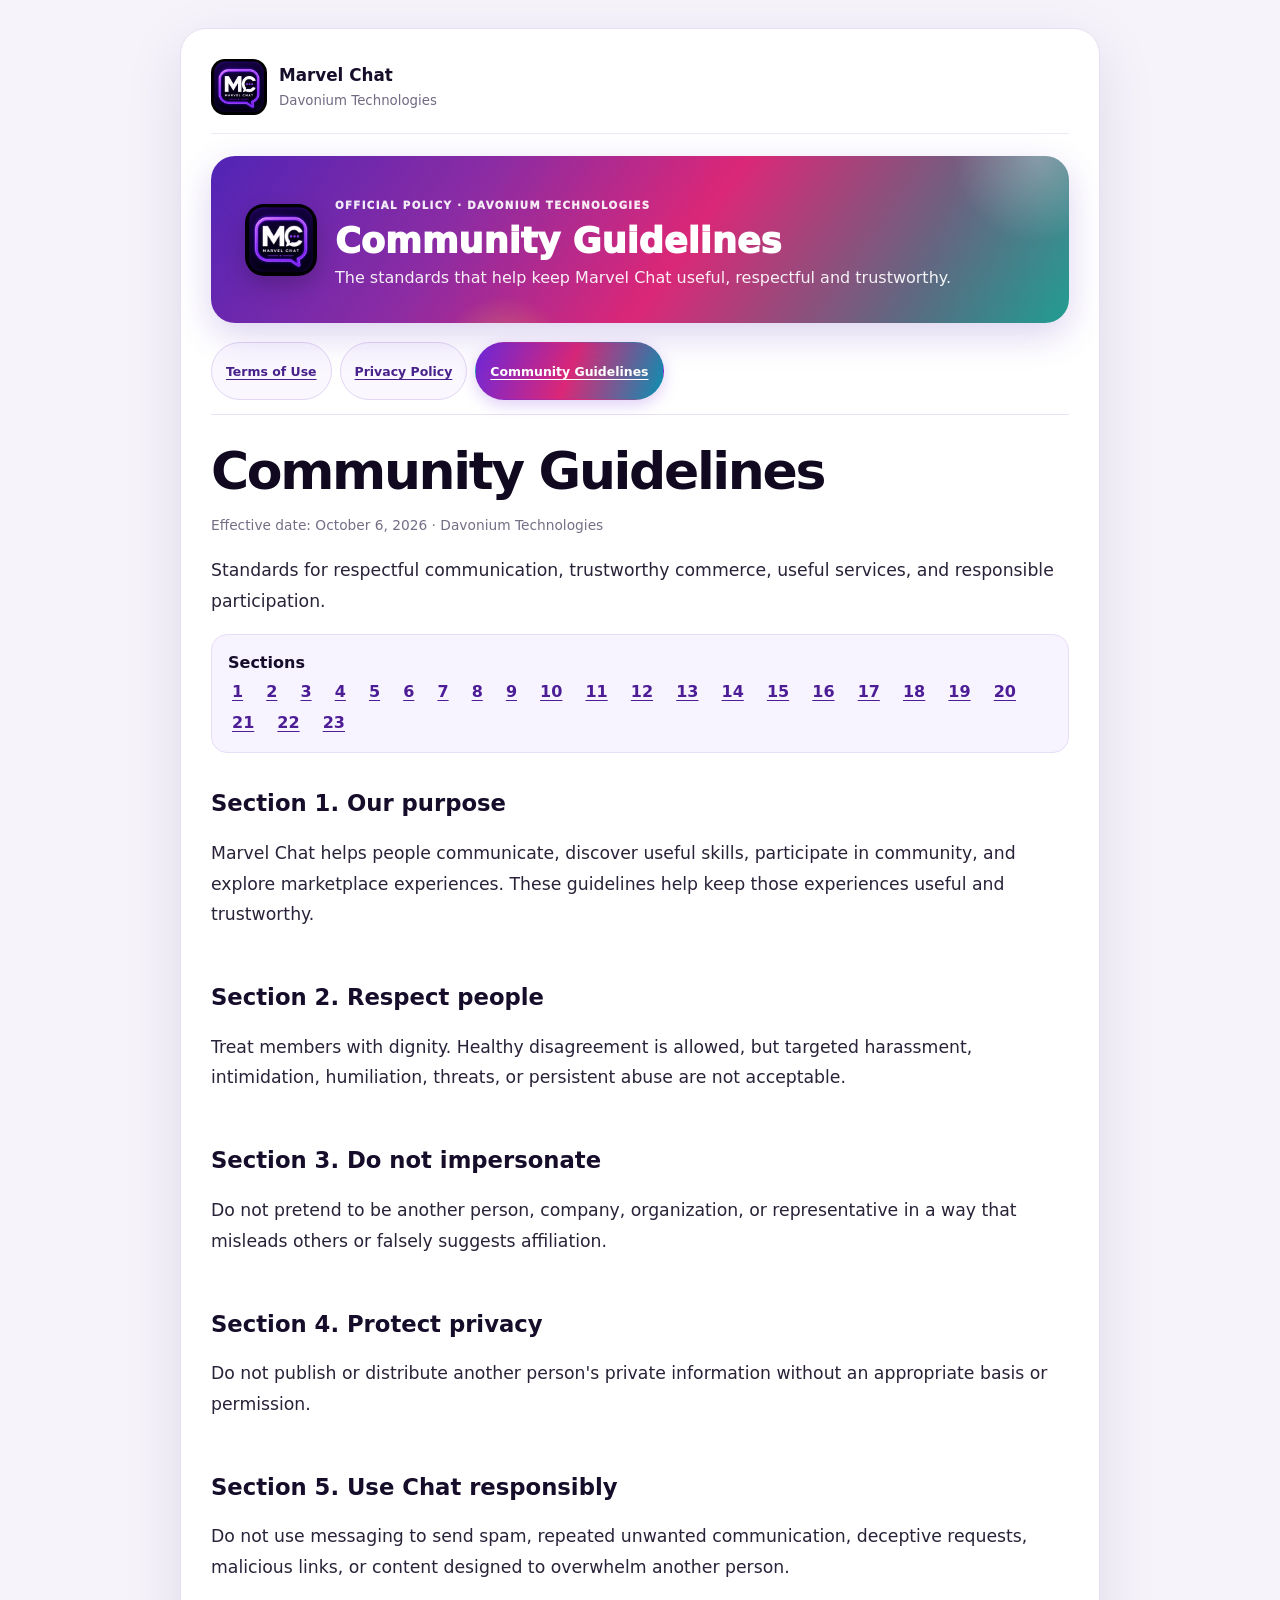
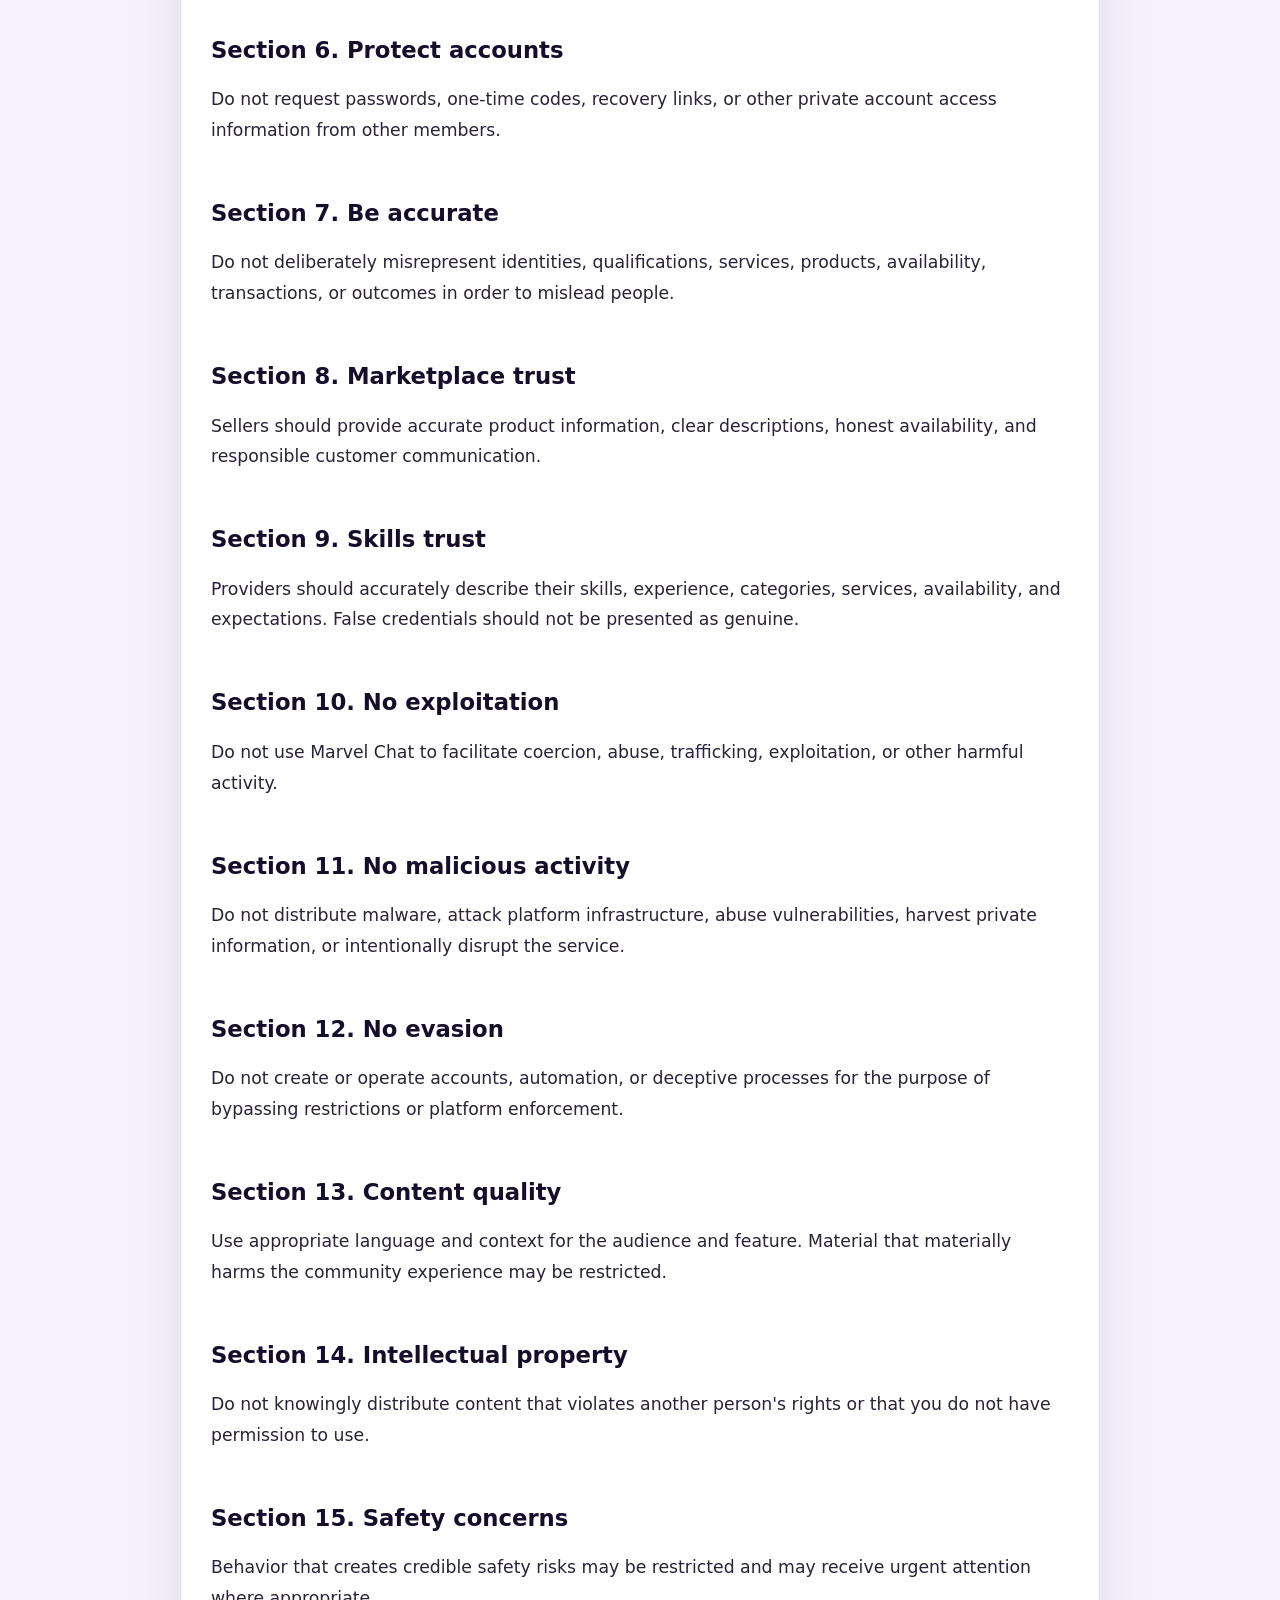
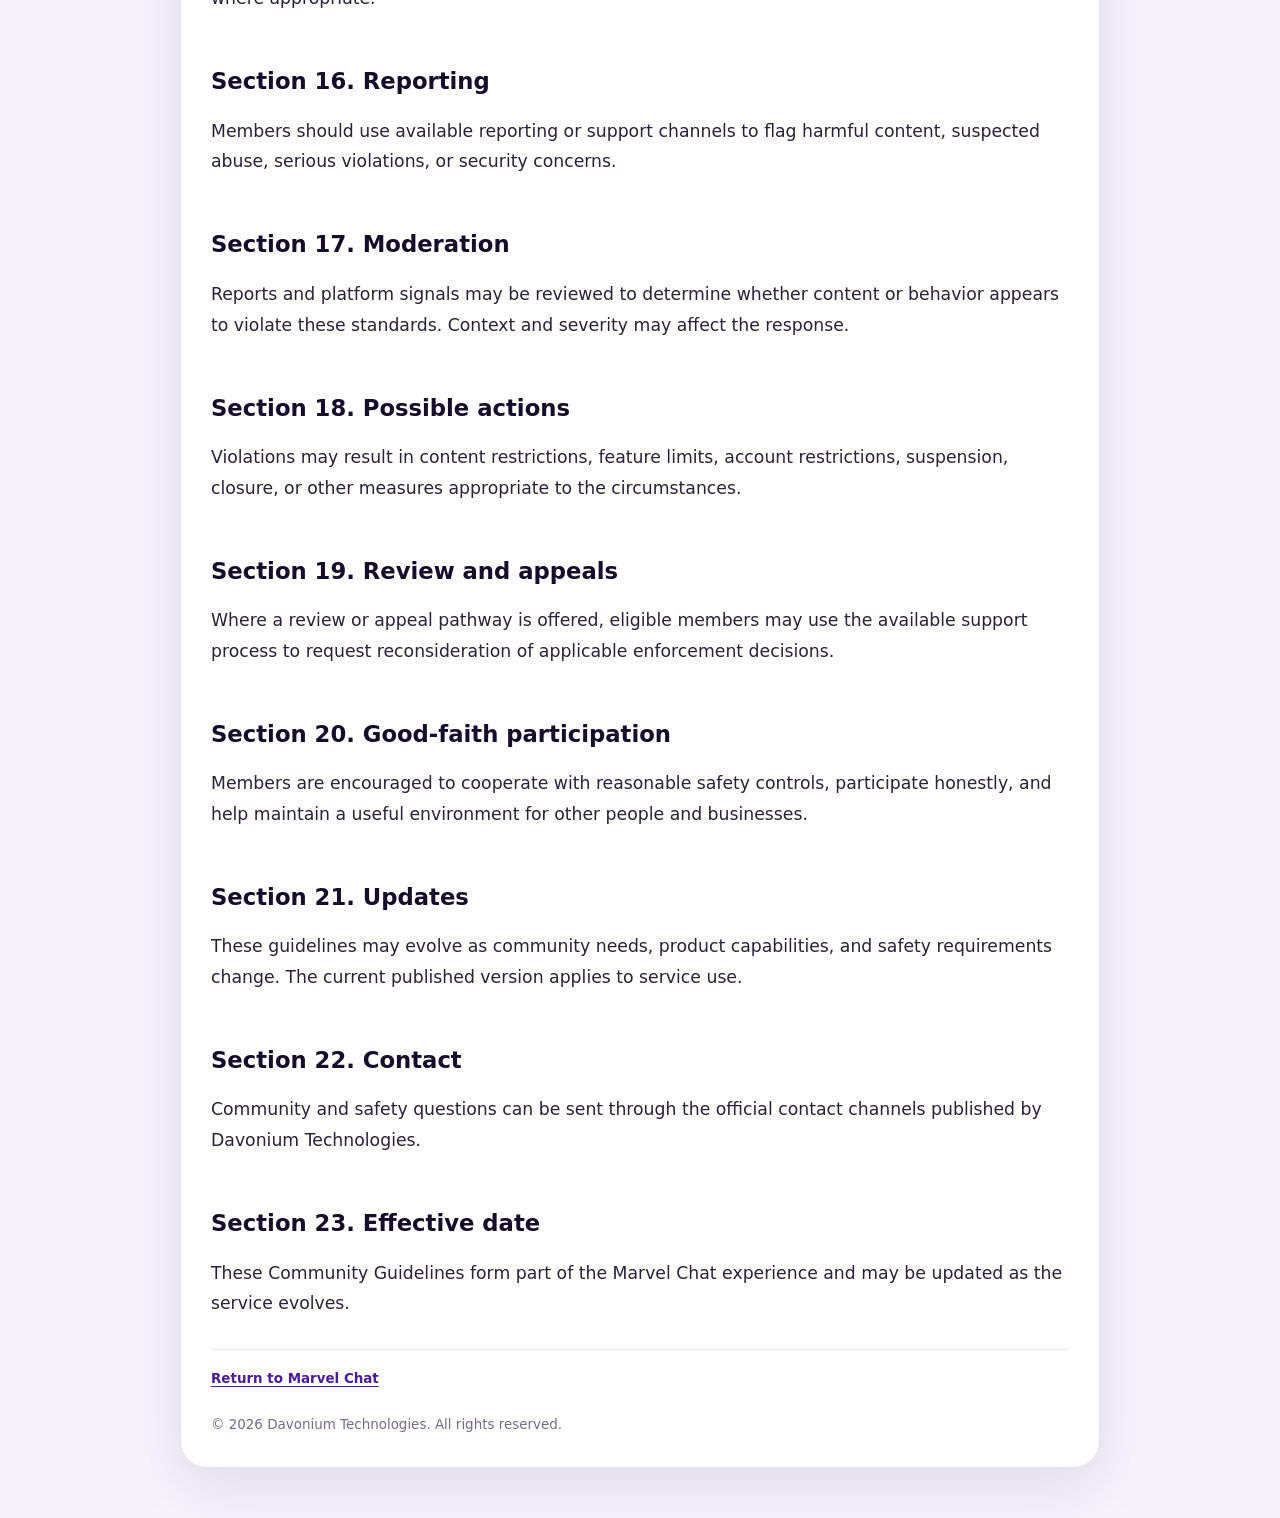
<file: community-guidelines.html>
<!doctype html>
<html lang="en">
<head>
<meta charset="utf-8">
<meta name="viewport" content="width=device-width,initial-scale=1">
<meta name="description" content="Community standards for Marvel Chat covering respectful communication, safety, services, and marketplace participation.">
<link rel="icon" href="./assets/brand/icon-192.png">
<link rel="canonical" href="https://marvelchat.davoniumtech.com/community-guidelines.html">
<title>Community Guidelines — Marvel Chat</title>
<style>body{font-family:Inter,system-ui,-apple-system,BlinkMacSystemFont,"Segoe UI",sans-serif;max-width:920px;margin:0 auto;padding:28px 18px 50px;background:#f6f3fb;color:#171329;line-height:1.7}main{background:#fff;padding:30px;border-radius:26px;border:1px solid #e7e0f4;box-shadow:0 18px 60px rgba(35,20,80,.10)}header{display:flex;gap:12px;align-items:center;padding-bottom:18px;border-bottom:1px solid #eee8f7}header img{width:56px;height:56px;object-fit:cover;border-radius:14px;clip-path:none}header strong{font-size:1.05rem}header small{display:block;color:#716a82}h1{font-size:clamp(2rem,5vw,2.8rem);letter-spacing:-.05em;margin:28px 0 6px}h2{margin-top:30px;font-size:1.22rem}p{color:#393348;font-size:1.02rem}li{color:#393348;font-size:1rem}h2{color:#20182f;font-size:1.32rem;font-weight:850}a{color:#5b21d6;text-decoration:none;font-weight:750}.meta{color:#756e85;font-size:.86rem}.toc{padding:14px 16px;border-radius:16px;background:#f7f3ff;border:1px solid #e7def8}.toc a{margin-right:10px}.section{padding-top:6px}.footer{margin-top:30px;padding-top:18px;border-top:1px solid #eee8f7;color:#746d84;font-size:.84rem}@media(max-width:600px){main{padding:22px 16px;border-radius:20px}body{padding:14px 10px}}@keyframes legal-brand-float{50%{transform:translateY(-2px)}}header img{animation:legal-brand-float 4s ease-in-out infinite}h1{font-size:clamp(2.25rem,6vw,3.25rem);font-weight:900;line-height:1.08;color:#10091f;letter-spacing:-.045em}h2{color:#160d2a;font-size:clamp(1.2rem,3vw,1.42rem);font-weight:900;line-height:1.3}p,li{color:#292238;font-size:clamp(1rem,2.2vw,1.08rem);line-height:1.78;font-weight:500}strong{color:#160d2a;font-weight:850}.toc{color:#211538}.toc a{display:inline-block;padding:2px 4px}a{color:#4c1d95;text-decoration:underline;text-underline-offset:3px}@media(max-width:600px){h1{font-size:clamp(2rem,9vw,2.55rem)}main{padding:21px 15px;border-radius:18px}body{padding:12px 8px}}@media(prefers-reduced-motion:reduce){header img{animation:none!important}}
.legal-page-hero{position:relative;isolation:isolate;overflow:hidden;display:grid;grid-template-columns:72px minmax(0,1fr);align-items:center;gap:18px;margin:22px 0 14px;padding:clamp(20px,4vw,34px);border-radius:24px;color:#fff;background:linear-gradient(125deg,#5124b6 0%,#8c2ca3 30%,#db2777 55%,#0d9488 100%);box-shadow:0 12px 36px rgba(81,36,182,.2)}
.legal-page-hero:before{content:"";position:absolute;z-index:-1;inset:-40%;background:linear-gradient(105deg,transparent 35%,rgba(255,255,255,.25) 50%,transparent 65%);background-size:200% 100%;animation:legal-hero-sheen 10s ease-in-out infinite}
.legal-page-hero img{width:72px;height:72px;object-fit:cover;border-radius:19px;box-shadow:0 9px 22px rgba(0,0,0,.2);animation:legal-hero-float 4s ease-in-out infinite}
.legal-page-eyebrow{font-size:.64rem;letter-spacing:.13em;font-weight:950;opacity:.9}.legal-page-hero h2{margin:5px 0;color:white;font-size:clamp(1.45rem,4vw,2.2rem);font-weight:950;line-height:1.08}.legal-page-hero p{margin:6px 0 0;color:white;font-size:clamp(.85rem,2vw,1rem);line-height:1.45;opacity:.92}
.legal-hero-orb{position:absolute;z-index:-1;border-radius:50%;filter:blur(1px);pointer-events:none}.legal-hero-orb-one{width:180px;height:180px;right:-60px;top:-90px;background:radial-gradient(circle,rgba(255,255,255,.28),transparent 68%)}.legal-hero-orb-two{width:140px;height:140px;left:26%;bottom:-110px;background:radial-gradient(circle,rgba(253,224,71,.35),transparent 68%)}
.legal-policy-nav{display:flex;flex-wrap:wrap;gap:8px;margin:14px 0 20px;padding:5px 0 14px;border-bottom:1px solid #e9e1f5}.legal-policy-nav a{display:inline-flex;align-items:center;justify-content:center;min-height:40px;padding:8px 14px;border:1px solid #e2d6f4;border-radius:999px;background:#faf7ff;color:#48218a;font-size:.78rem;font-weight:850}.legal-policy-nav a[aria-current="page"]{background:linear-gradient(110deg,#6d28d9,#db2777,#0891b2);color:white;border-color:transparent;box-shadow:0 5px 15px rgba(109,40,217,.22)}
@keyframes legal-hero-sheen{0%,20%{background-position:130% 0}70%,100%{background-position:-25% 0}}@keyframes legal-hero-float{0%,100%{transform:translateY(0)}50%{transform:translateY(-3px)}}
@media(max-width:560px){.legal-page-hero{grid-template-columns:52px minmax(0,1fr);gap:12px;padding:19px 14px;border-radius:19px}.legal-page-hero img{width:52px;height:52px;border-radius:14px}.legal-page-hero h2{font-size:1.4rem}.legal-policy-nav{gap:6px}.legal-policy-nav a{flex:1 1 auto;padding:8px 10px;font-size:.72rem}}
@media(prefers-reduced-motion:reduce){.legal-page-hero:before,.legal-page-hero img{animation:none!important}}
</style>
</head>
<body>
<main>
<header>
<img src="./assets/brand/icon-192.png" alt="Marvel Chat">
<div><strong>Marvel Chat</strong><small>Davonium Technologies</small></div>
</header><section class="legal-page-hero"><span class="legal-hero-orb legal-hero-orb-one" aria-hidden="true"></span><span class="legal-hero-orb legal-hero-orb-two" aria-hidden="true"></span><img src="./assets/brand/icon-192.png" width="72" height="72" alt="Marvel Chat"><div><span class="legal-page-eyebrow">OFFICIAL POLICY · DAVONIUM TECHNOLOGIES</span><h2>Community Guidelines</h2><p>The standards that help keep Marvel Chat useful, respectful and trustworthy.</p></div></section><nav class="legal-policy-nav" aria-label="Switch between Marvel Chat legal pages"><a href="./terms.html">Terms of Use</a><a href="./privacy.html">Privacy Policy</a><a href="./community-guidelines.html" aria-current="page">Community Guidelines</a></nav>
<h1>Community Guidelines</h1>
<p class="meta">Effective date: October 6, 2026 · Davonium Technologies</p>
<p>Standards for respectful communication, trustworthy commerce, useful services, and responsible participation.</p>
<div class="toc"><strong>Sections</strong><br><a href="#s1">1</a> <a href="#s2">2</a> <a href="#s3">3</a> <a href="#s4">4</a> <a href="#s5">5</a> <a href="#s6">6</a> <a href="#s7">7</a> <a href="#s8">8</a> <a href="#s9">9</a> <a href="#s10">10</a> <a href="#s11">11</a> <a href="#s12">12</a> <a href="#s13">13</a> <a href="#s14">14</a> <a href="#s15">15</a> <a href="#s16">16</a> <a href="#s17">17</a> <a href="#s18">18</a> <a href="#s19">19</a> <a href="#s20">20</a> <a href="#s21">21</a> <a href="#s22">22</a> <a href="#s23">23</a></div>

<section class="section" id="s1">
<h2>Section 1. Our purpose</h2>
<p>Marvel Chat helps people communicate, discover useful skills, participate in community, and explore marketplace experiences. These guidelines help keep those experiences useful and trustworthy.</p>
</section>
<section class="section" id="s2">
<h2>Section 2. Respect people</h2>
<p>Treat members with dignity. Healthy disagreement is allowed, but targeted harassment, intimidation, humiliation, threats, or persistent abuse are not acceptable.</p>
</section>
<section class="section" id="s3">
<h2>Section 3. Do not impersonate</h2>
<p>Do not pretend to be another person, company, organization, or representative in a way that misleads others or falsely suggests affiliation.</p>
</section>
<section class="section" id="s4">
<h2>Section 4. Protect privacy</h2>
<p>Do not publish or distribute another person's private information without an appropriate basis or permission.</p>
</section>
<section class="section" id="s5">
<h2>Section 5. Use Chat responsibly</h2>
<p>Do not use messaging to send spam, repeated unwanted communication, deceptive requests, malicious links, or content designed to overwhelm another person.</p>
</section>
<section class="section" id="s6">
<h2>Section 6. Protect accounts</h2>
<p>Do not request passwords, one-time codes, recovery links, or other private account access information from other members.</p>
</section>
<section class="section" id="s7">
<h2>Section 7. Be accurate</h2>
<p>Do not deliberately misrepresent identities, qualifications, services, products, availability, transactions, or outcomes in order to mislead people.</p>
</section>
<section class="section" id="s8">
<h2>Section 8. Marketplace trust</h2>
<p>Sellers should provide accurate product information, clear descriptions, honest availability, and responsible customer communication.</p>
</section>
<section class="section" id="s9">
<h2>Section 9. Skills trust</h2>
<p>Providers should accurately describe their skills, experience, categories, services, availability, and expectations. False credentials should not be presented as genuine.</p>
</section>
<section class="section" id="s10">
<h2>Section 10. No exploitation</h2>
<p>Do not use Marvel Chat to facilitate coercion, abuse, trafficking, exploitation, or other harmful activity.</p>
</section>
<section class="section" id="s11">
<h2>Section 11. No malicious activity</h2>
<p>Do not distribute malware, attack platform infrastructure, abuse vulnerabilities, harvest private information, or intentionally disrupt the service.</p>
</section>
<section class="section" id="s12">
<h2>Section 12. No evasion</h2>
<p>Do not create or operate accounts, automation, or deceptive processes for the purpose of bypassing restrictions or platform enforcement.</p>
</section>
<section class="section" id="s13">
<h2>Section 13. Content quality</h2>
<p>Use appropriate language and context for the audience and feature. Material that materially harms the community experience may be restricted.</p>
</section>
<section class="section" id="s14">
<h2>Section 14. Intellectual property</h2>
<p>Do not knowingly distribute content that violates another person's rights or that you do not have permission to use.</p>
</section>
<section class="section" id="s15">
<h2>Section 15. Safety concerns</h2>
<p>Behavior that creates credible safety risks may be restricted and may receive urgent attention where appropriate.</p>
</section>
<section class="section" id="s16">
<h2>Section 16. Reporting</h2>
<p>Members should use available reporting or support channels to flag harmful content, suspected abuse, serious violations, or security concerns.</p>
</section>
<section class="section" id="s17">
<h2>Section 17. Moderation</h2>
<p>Reports and platform signals may be reviewed to determine whether content or behavior appears to violate these standards. Context and severity may affect the response.</p>
</section>
<section class="section" id="s18">
<h2>Section 18. Possible actions</h2>
<p>Violations may result in content restrictions, feature limits, account restrictions, suspension, closure, or other measures appropriate to the circumstances.</p>
</section>
<section class="section" id="s19">
<h2>Section 19. Review and appeals</h2>
<p>Where a review or appeal pathway is offered, eligible members may use the available support process to request reconsideration of applicable enforcement decisions.</p>
</section>
<section class="section" id="s20">
<h2>Section 20. Good-faith participation</h2>
<p>Members are encouraged to cooperate with reasonable safety controls, participate honestly, and help maintain a useful environment for other people and businesses.</p>
</section>
<section class="section" id="s21">
<h2>Section 21. Updates</h2>
<p>These guidelines may evolve as community needs, product capabilities, and safety requirements change. The current published version applies to service use.</p>
</section>
<section class="section" id="s22">
<h2>Section 22. Contact</h2>
<p>Community and safety questions can be sent through the official contact channels published by Davonium Technologies.</p>
</section>
<section class="section" id="s23">
<h2>Section 23. Effective date</h2>
<p>These Community Guidelines form part of the Marvel Chat experience and may be updated as the service evolves.</p>
</section>
<div class="footer"><a href="./" data-return-marvel>Return to Marvel Chat</a><br><br>© 2026 Davonium Technologies. All rights reserved.</div>
</main>
  <script type="module" src="./js/legal-page.js"></script>
</body>
</html>
</file>
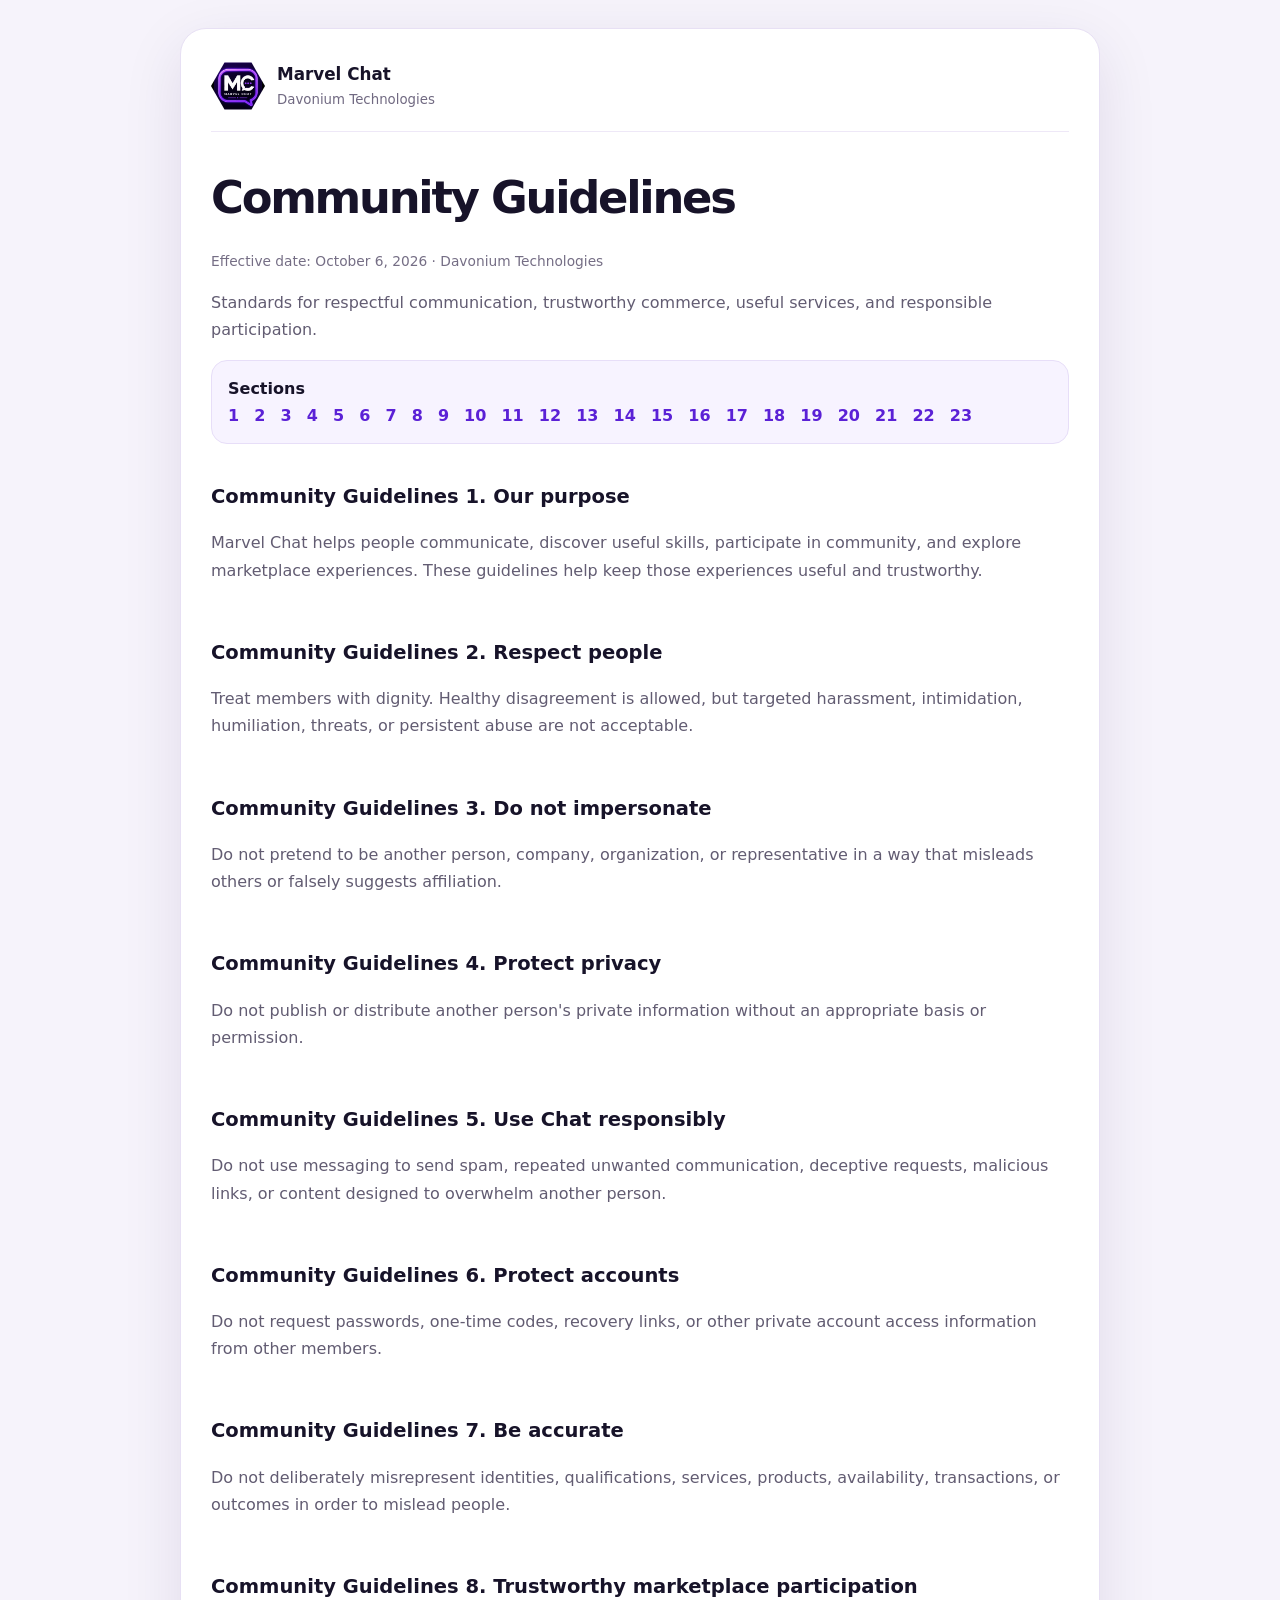
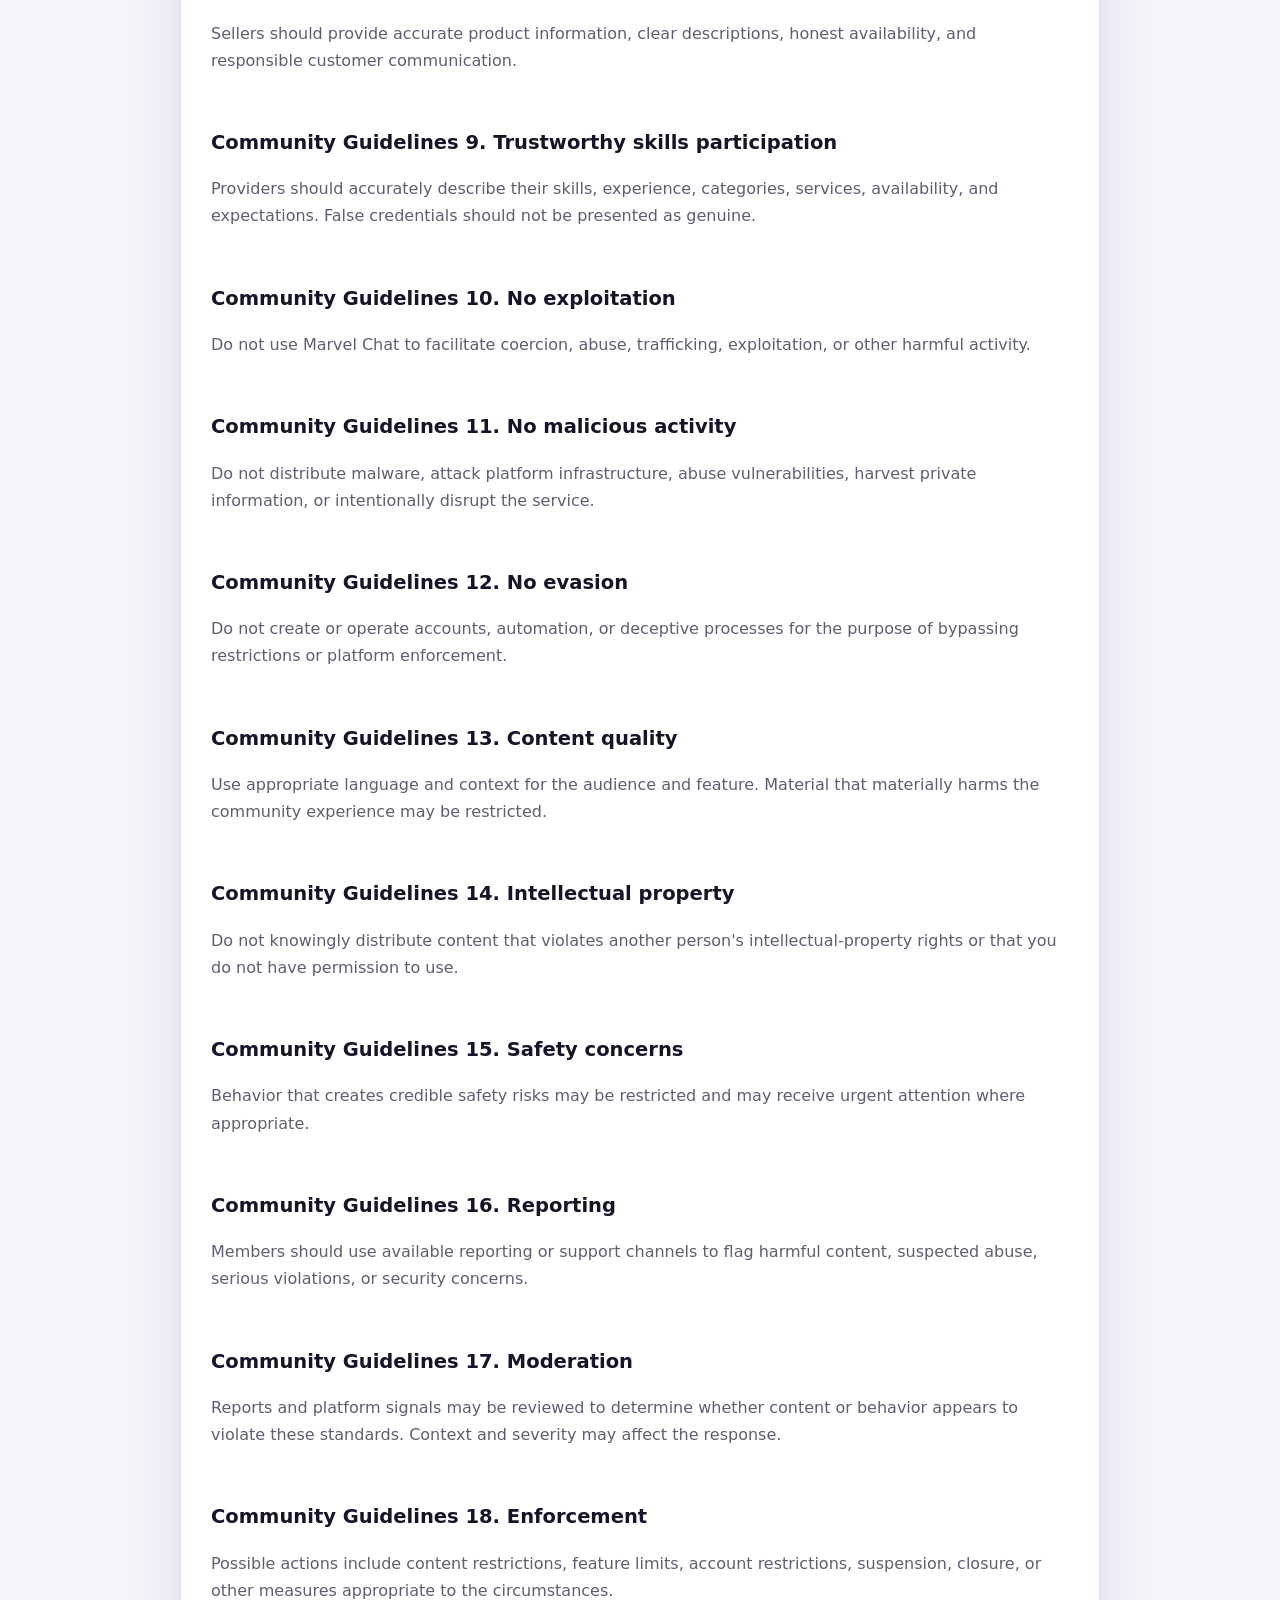
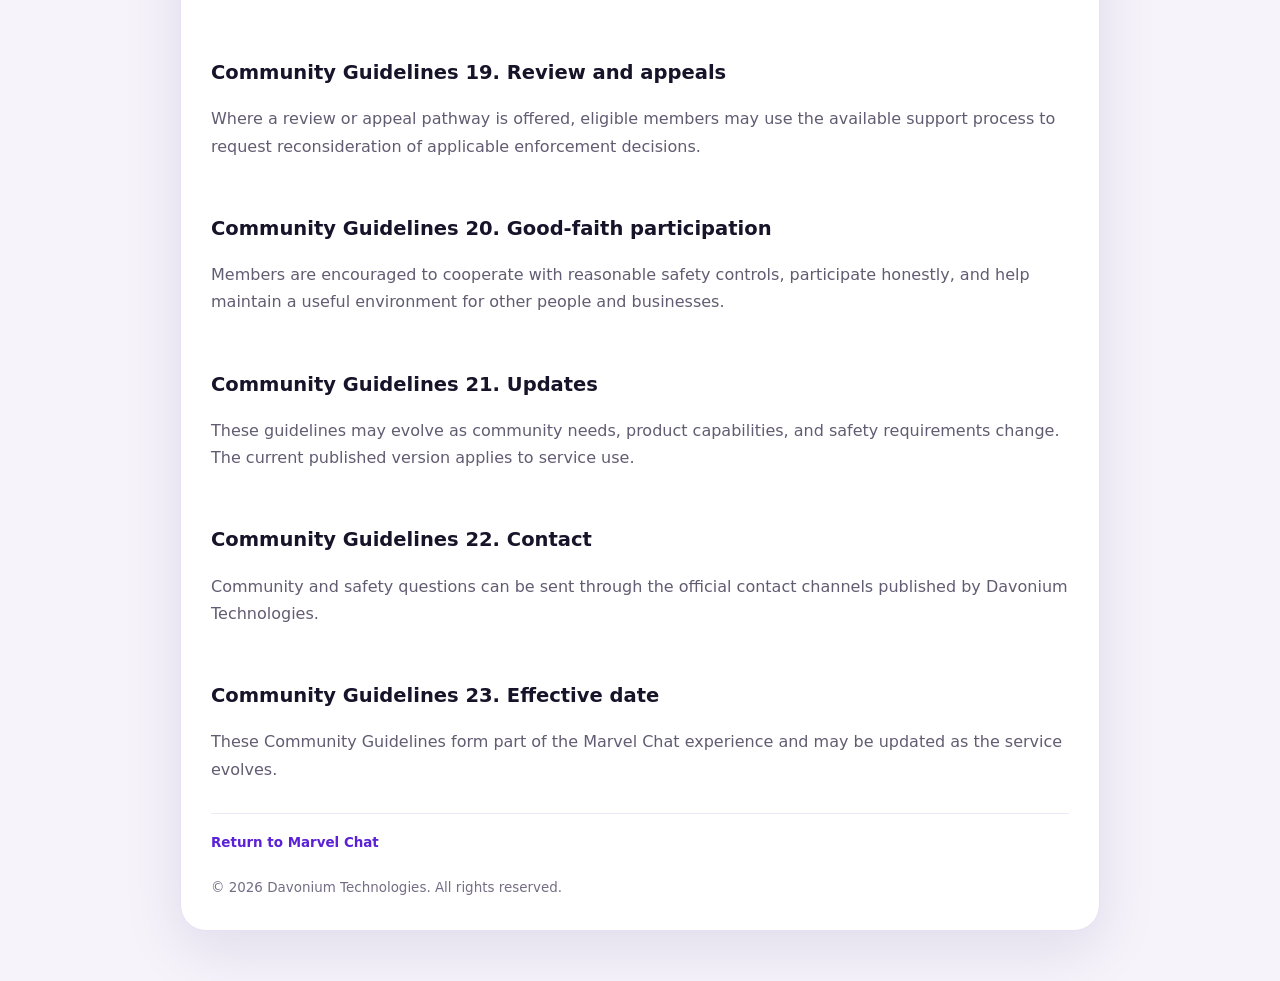
<file: community.html>
<!doctype html><html lang="en"><head><meta charset="utf-8"><meta name="viewport" content="width=device-width,initial-scale=1"><meta name="description" content="Standards for respectful communication, trustworthy commerce, useful services, and responsible participation."><link rel="icon" href="./assets/brand/icon-192.png"><link rel="canonical" href="https://marvelchat.davoniumtech.com/community.html"><title>Community Guidelines — Marvel Chat</title><style>body{font-family:Inter,system-ui,-apple-system,BlinkMacSystemFont,"Segoe UI",sans-serif;max-width:920px;margin:0 auto;padding:28px 18px 50px;background:#f6f3fb;color:#171329;line-height:1.7}main{background:#fff;padding:30px;border-radius:26px;border:1px solid #e7e0f4;box-shadow:0 18px 60px rgba(35,20,80,.10)}header{display:flex;gap:12px;align-items:center;padding-bottom:18px;border-bottom:1px solid #eee8f7}header img{width:54px;height:54px;object-fit:cover;clip-path:polygon(25% 6.7%,75% 6.7%,100% 50%,75% 93.3%,25% 93.3%,0 50%)}header strong{font-size:1.05rem}header small{display:block;color:#716a82}h1{font-size:clamp(2rem,5vw,2.8rem);letter-spacing:-.05em;margin:28px 0 6px}h2{margin-top:30px;font-size:1.22rem}p{color:#625c72}a{color:#5b21d6;text-decoration:none;font-weight:750}.meta{color:#756e85;font-size:.86rem}.toc{padding:14px 16px;border-radius:16px;background:#f7f3ff;border:1px solid #e7def8}.toc a{margin-right:10px}.section{padding-top:6px}.footer{margin-top:30px;padding-top:18px;border-top:1px solid #eee8f7;color:#746d84;font-size:.84rem}@media(max-width:600px){main{padding:22px 16px;border-radius:20px}body{padding:14px 10px}}</style></head><body><main><header><img src="./assets/brand/icon-192.png" alt="Marvel Chat"><div><strong>Marvel Chat</strong><small>Davonium Technologies</small></div></header><h1>Community Guidelines</h1><p class="meta">Effective date: October 6, 2026 · Davonium Technologies</p><p>Standards for respectful communication, trustworthy commerce, useful services, and responsible participation.</p><div class="toc"><strong>Sections</strong><br><a href="#s1">1</a> <a href="#s2">2</a> <a href="#s3">3</a> <a href="#s4">4</a> <a href="#s5">5</a> <a href="#s6">6</a> <a href="#s7">7</a> <a href="#s8">8</a> <a href="#s9">9</a> <a href="#s10">10</a> <a href="#s11">11</a> <a href="#s12">12</a> <a href="#s13">13</a> <a href="#s14">14</a> <a href="#s15">15</a> <a href="#s16">16</a> <a href="#s17">17</a> <a href="#s18">18</a> <a href="#s19">19</a> <a href="#s20">20</a> <a href="#s21">21</a> <a href="#s22">22</a> <a href="#s23">23</a></div><section class="section" id="s1"><h2>Community Guidelines 1. Our purpose</h2><p>Marvel Chat helps people communicate, discover useful skills, participate in community, and explore marketplace experiences. These guidelines help keep those experiences useful and trustworthy.</p></section><section class="section" id="s2"><h2>Community Guidelines 2. Respect people</h2><p>Treat members with dignity. Healthy disagreement is allowed, but targeted harassment, intimidation, humiliation, threats, or persistent abuse are not acceptable.</p></section><section class="section" id="s3"><h2>Community Guidelines 3. Do not impersonate</h2><p>Do not pretend to be another person, company, organization, or representative in a way that misleads others or falsely suggests affiliation.</p></section><section class="section" id="s4"><h2>Community Guidelines 4. Protect privacy</h2><p>Do not publish or distribute another person's private information without an appropriate basis or permission.</p></section><section class="section" id="s5"><h2>Community Guidelines 5. Use Chat responsibly</h2><p>Do not use messaging to send spam, repeated unwanted communication, deceptive requests, malicious links, or content designed to overwhelm another person.</p></section><section class="section" id="s6"><h2>Community Guidelines 6. Protect accounts</h2><p>Do not request passwords, one-time codes, recovery links, or other private account access information from other members.</p></section><section class="section" id="s7"><h2>Community Guidelines 7. Be accurate</h2><p>Do not deliberately misrepresent identities, qualifications, services, products, availability, transactions, or outcomes in order to mislead people.</p></section><section class="section" id="s8"><h2>Community Guidelines 8. Trustworthy marketplace participation</h2><p>Sellers should provide accurate product information, clear descriptions, honest availability, and responsible customer communication.</p></section><section class="section" id="s9"><h2>Community Guidelines 9. Trustworthy skills participation</h2><p>Providers should accurately describe their skills, experience, categories, services, availability, and expectations. False credentials should not be presented as genuine.</p></section><section class="section" id="s10"><h2>Community Guidelines 10. No exploitation</h2><p>Do not use Marvel Chat to facilitate coercion, abuse, trafficking, exploitation, or other harmful activity.</p></section><section class="section" id="s11"><h2>Community Guidelines 11. No malicious activity</h2><p>Do not distribute malware, attack platform infrastructure, abuse vulnerabilities, harvest private information, or intentionally disrupt the service.</p></section><section class="section" id="s12"><h2>Community Guidelines 12. No evasion</h2><p>Do not create or operate accounts, automation, or deceptive processes for the purpose of bypassing restrictions or platform enforcement.</p></section><section class="section" id="s13"><h2>Community Guidelines 13. Content quality</h2><p>Use appropriate language and context for the audience and feature. Material that materially harms the community experience may be restricted.</p></section><section class="section" id="s14"><h2>Community Guidelines 14. Intellectual property</h2><p>Do not knowingly distribute content that violates another person's intellectual-property rights or that you do not have permission to use.</p></section><section class="section" id="s15"><h2>Community Guidelines 15. Safety concerns</h2><p>Behavior that creates credible safety risks may be restricted and may receive urgent attention where appropriate.</p></section><section class="section" id="s16"><h2>Community Guidelines 16. Reporting</h2><p>Members should use available reporting or support channels to flag harmful content, suspected abuse, serious violations, or security concerns.</p></section><section class="section" id="s17"><h2>Community Guidelines 17. Moderation</h2><p>Reports and platform signals may be reviewed to determine whether content or behavior appears to violate these standards. Context and severity may affect the response.</p></section><section class="section" id="s18"><h2>Community Guidelines 18. Enforcement</h2><p>Possible actions include content restrictions, feature limits, account restrictions, suspension, closure, or other measures appropriate to the circumstances.</p></section><section class="section" id="s19"><h2>Community Guidelines 19. Review and appeals</h2><p>Where a review or appeal pathway is offered, eligible members may use the available support process to request reconsideration of applicable enforcement decisions.</p></section><section class="section" id="s20"><h2>Community Guidelines 20. Good-faith participation</h2><p>Members are encouraged to cooperate with reasonable safety controls, participate honestly, and help maintain a useful environment for other people and businesses.</p></section><section class="section" id="s21"><h2>Community Guidelines 21. Updates</h2><p>These guidelines may evolve as community needs, product capabilities, and safety requirements change. The current published version applies to service use.</p></section><section class="section" id="s22"><h2>Community Guidelines 22. Contact</h2><p>Community and safety questions can be sent through the official contact channels published by Davonium Technologies.</p></section><section class="section" id="s23"><h2>Community Guidelines 23. Effective date</h2><p>These Community Guidelines form part of the Marvel Chat experience and may be updated as the service evolves.</p></section><div class="footer"><a href="./">Return to Marvel Chat</a><br><br>© 2026 Davonium Technologies. All rights reserved.</div></main></body></html>
</file>
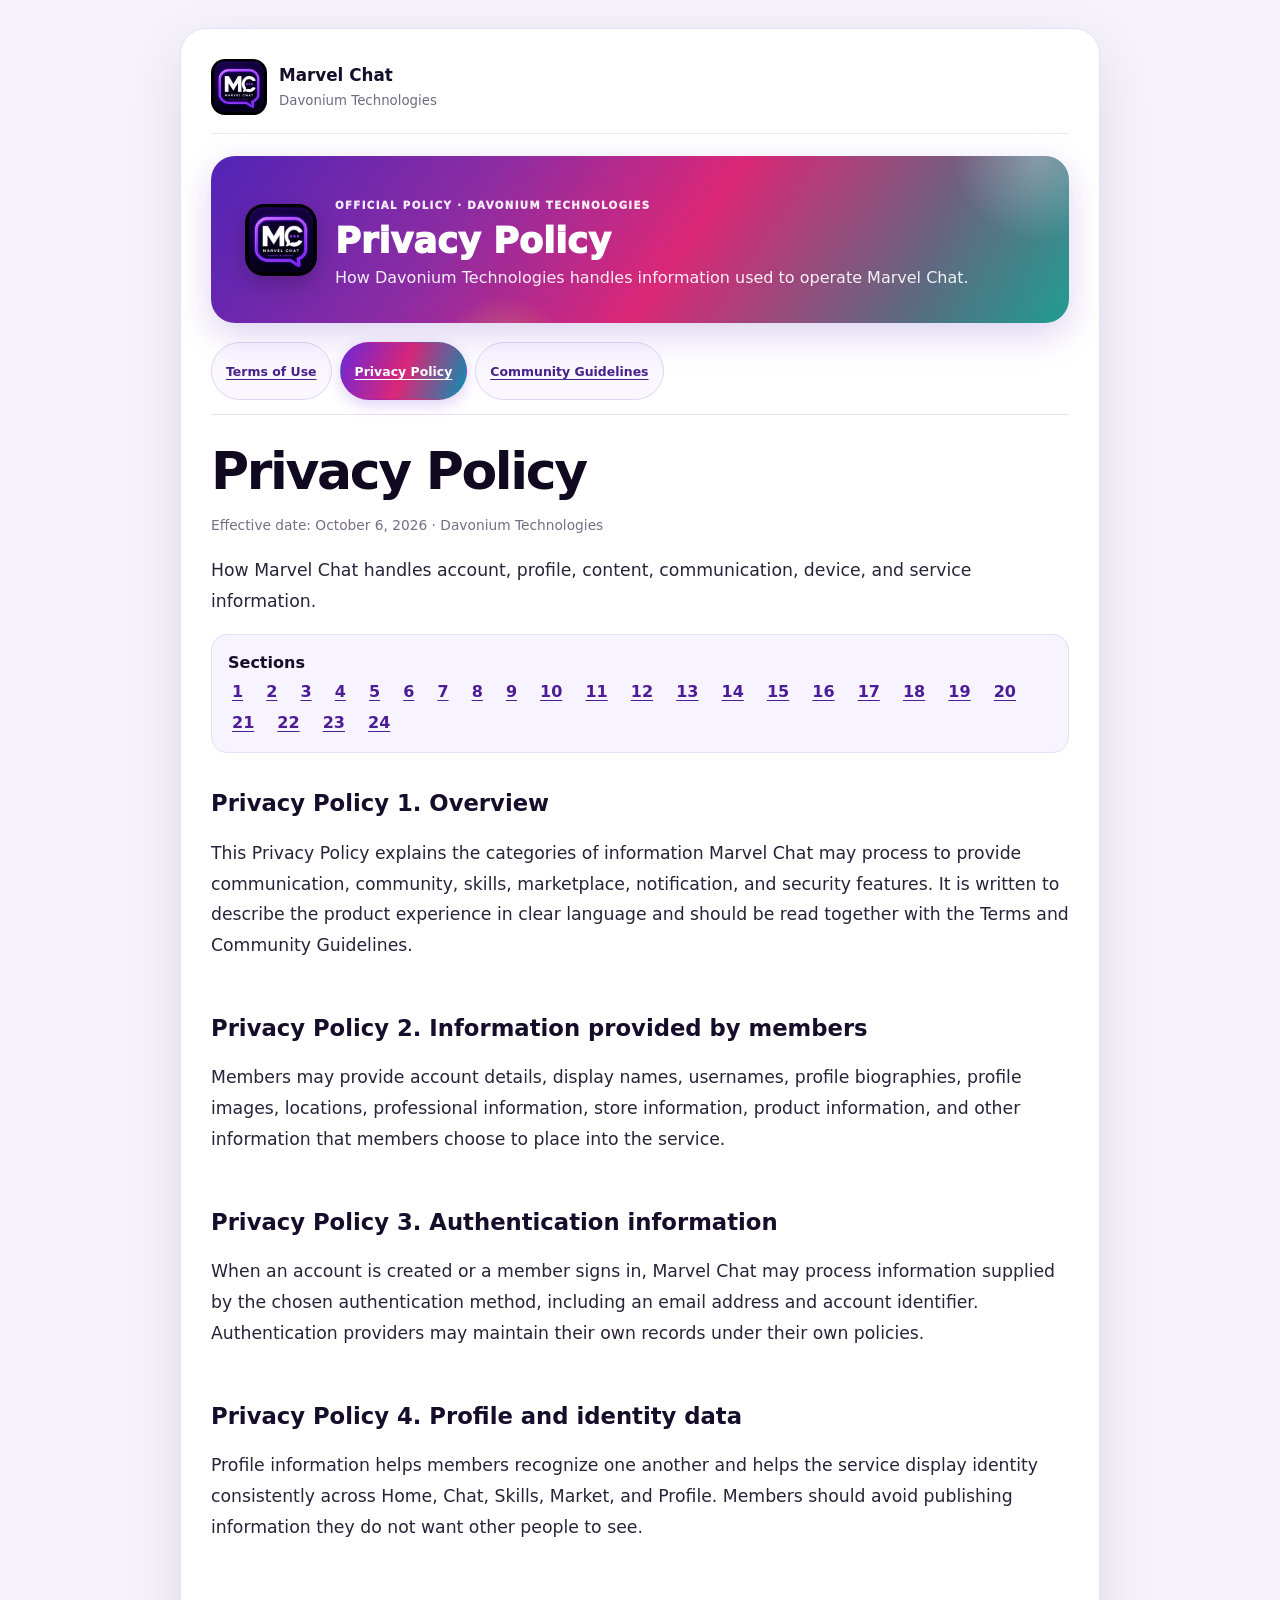
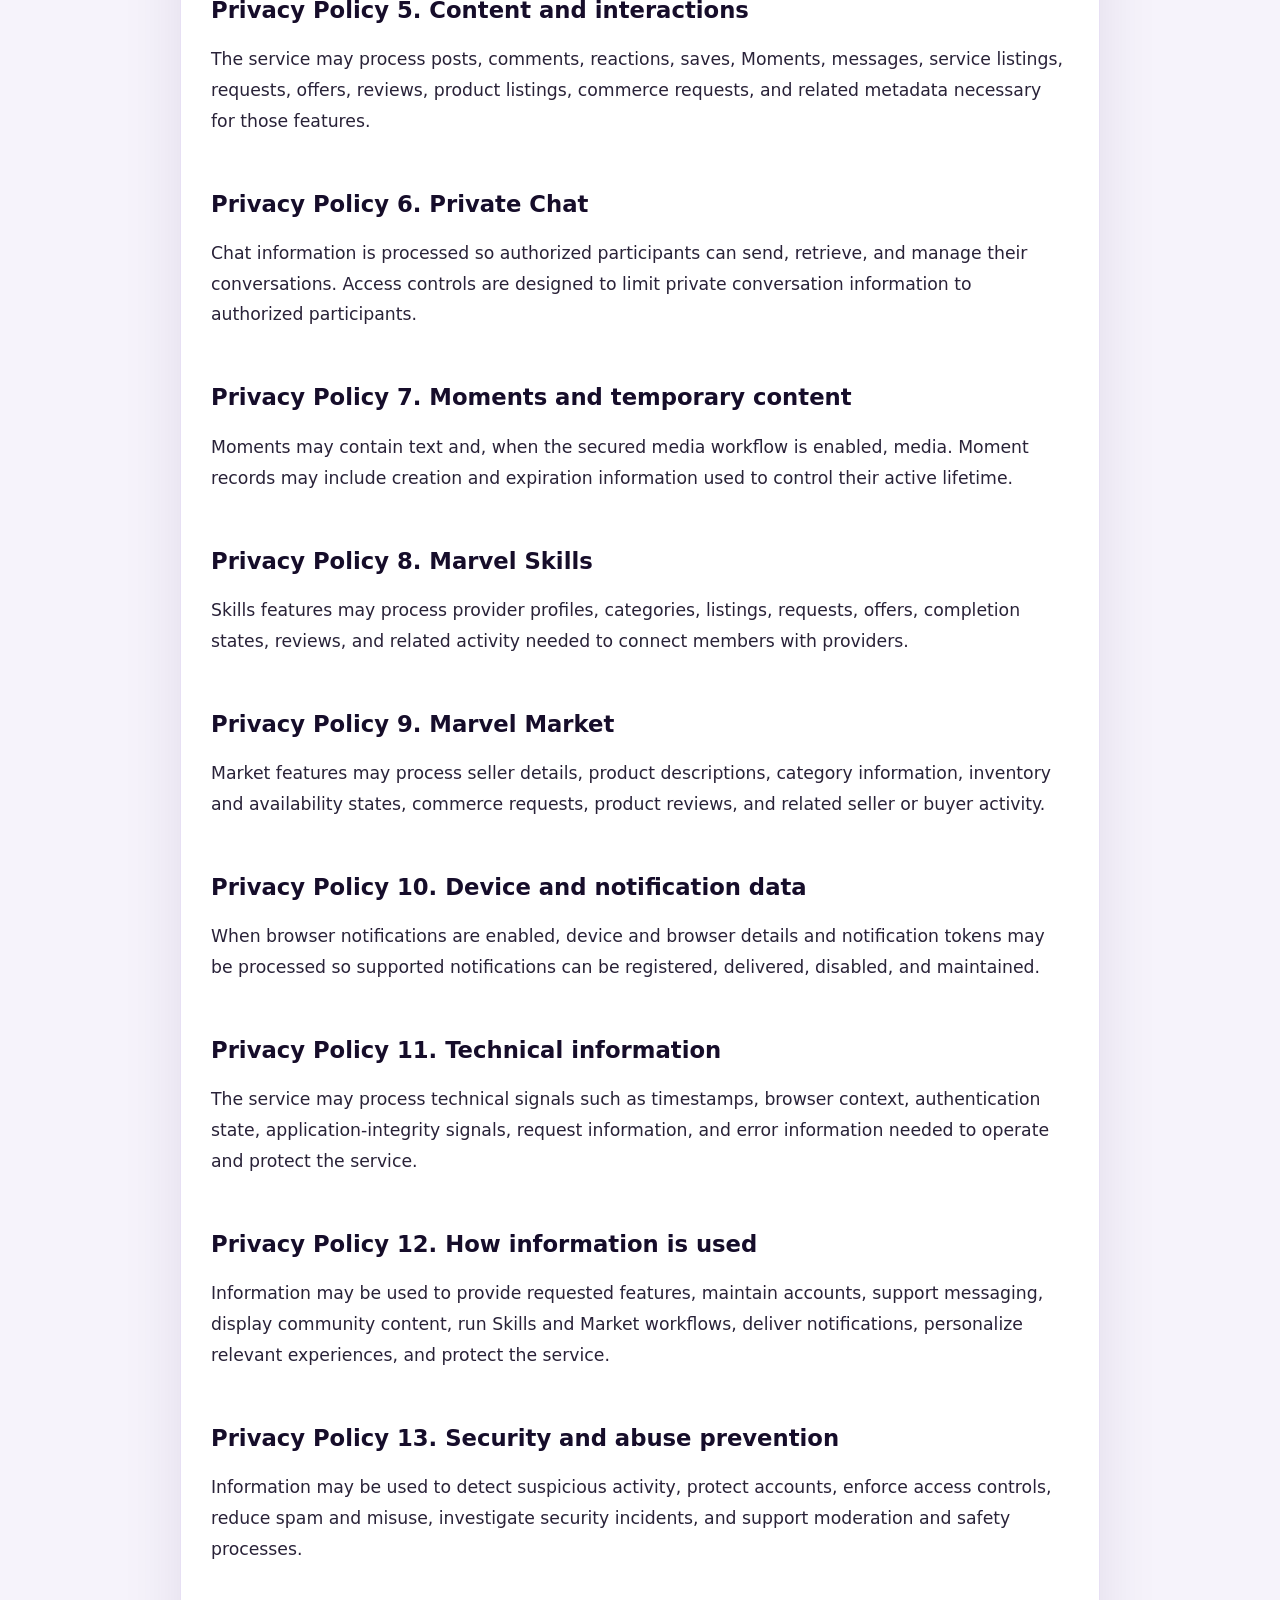
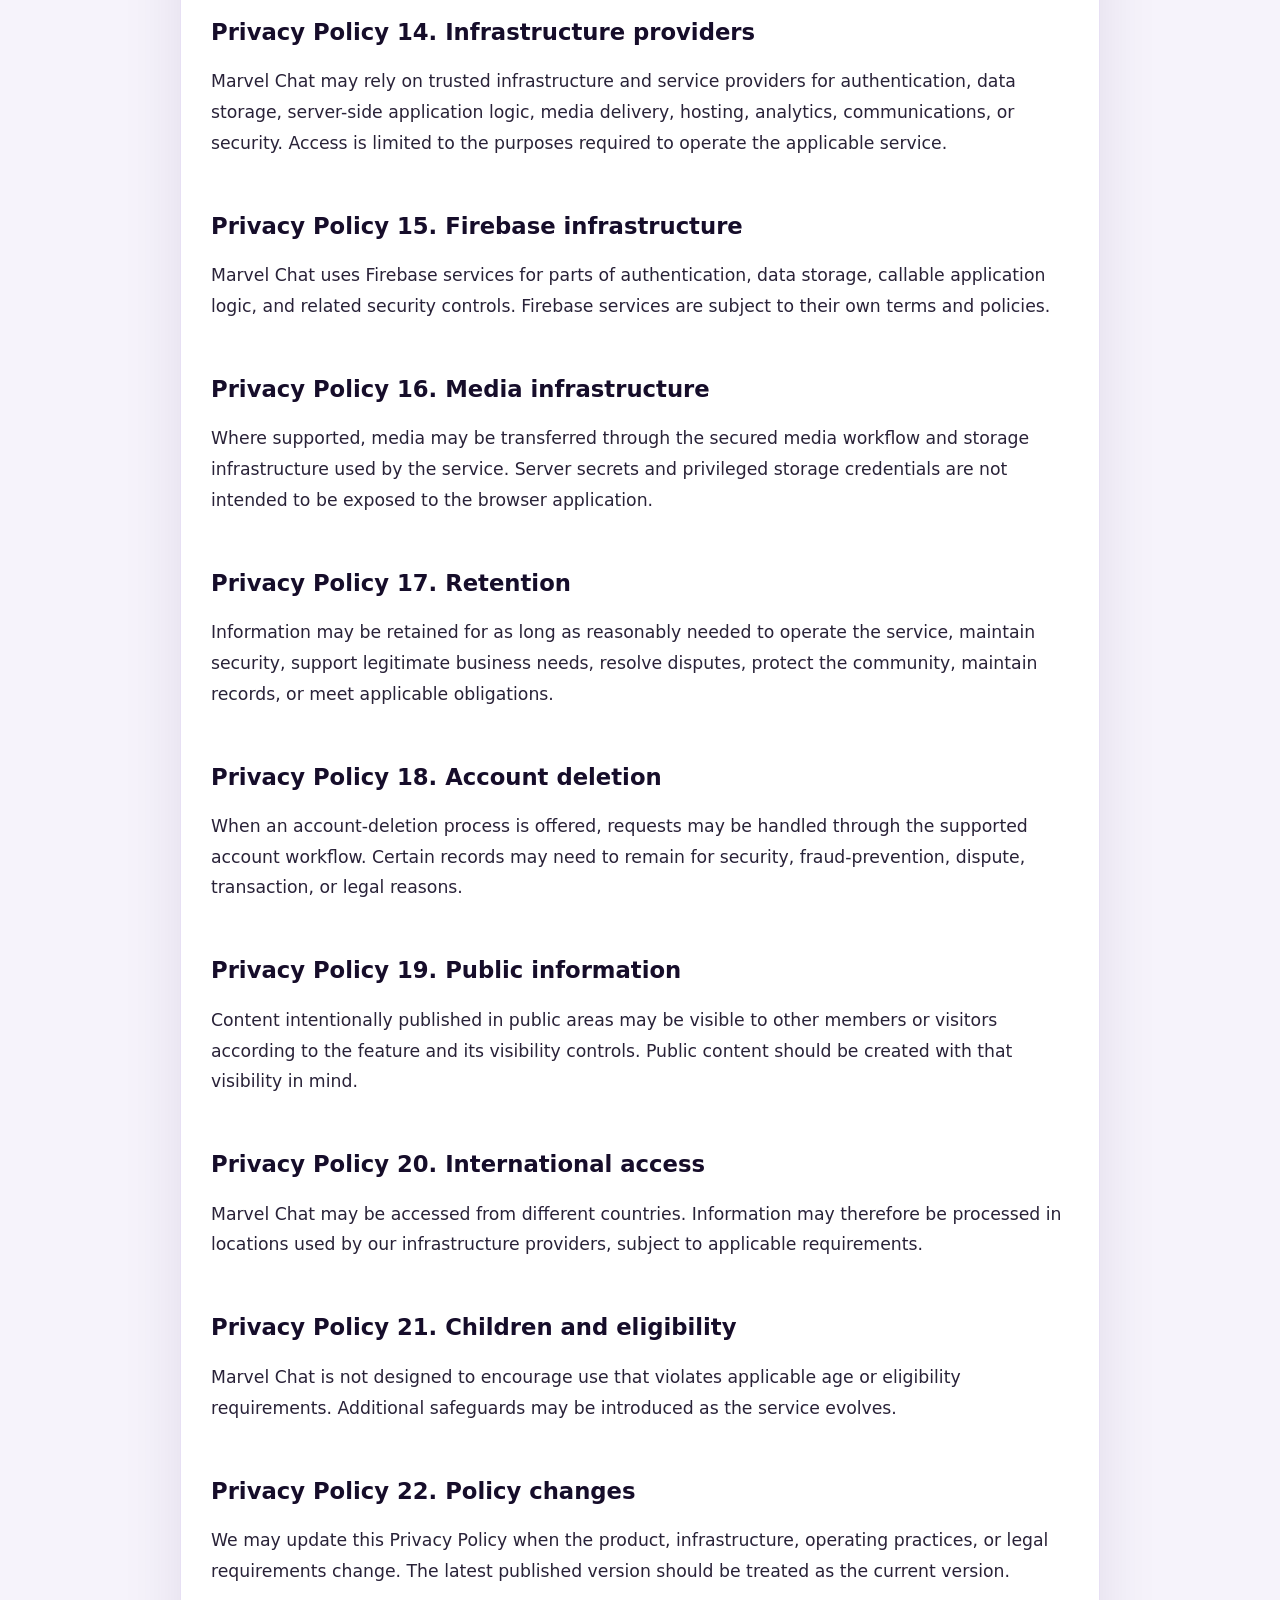
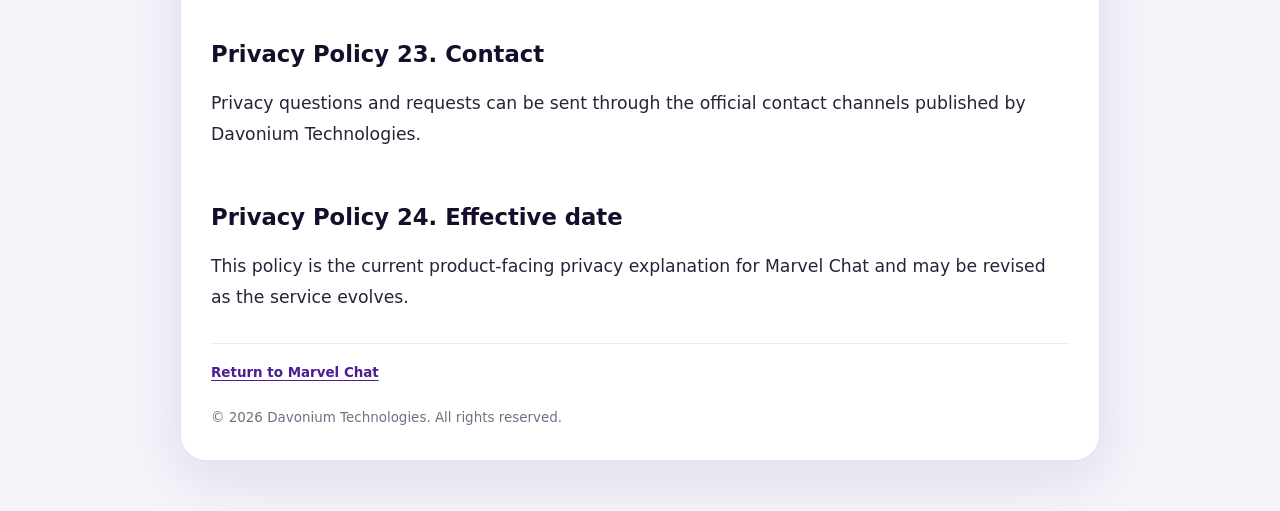
<file: privacy.html>
<!doctype html>
<html lang="en">
<head>
<meta charset="utf-8">
<meta name="viewport" content="width=device-width,initial-scale=1">
<meta name="description" content="How Marvel Chat handles account, profile, content, communication, device, and service information.">
<link rel="icon" href="./assets/brand/icon-192.png">
<link rel="canonical" href="https://marvelchat.davoniumtech.com/privacy.html">
<title>Privacy Policy — Marvel Chat</title>
<style>body{font-family:Inter,system-ui,-apple-system,BlinkMacSystemFont,"Segoe UI",sans-serif;max-width:920px;margin:0 auto;padding:28px 18px 50px;background:#f6f3fb;color:#171329;line-height:1.7}main{background:#fff;padding:30px;border-radius:26px;border:1px solid #e7e0f4;box-shadow:0 18px 60px rgba(35,20,80,.10)}header{display:flex;gap:12px;align-items:center;padding-bottom:18px;border-bottom:1px solid #eee8f7}header img{width:56px;height:56px;object-fit:cover;border-radius:14px;clip-path:none}header strong{font-size:1.05rem}header small{display:block;color:#716a82}h1{font-size:clamp(2rem,5vw,2.8rem);letter-spacing:-.05em;margin:28px 0 6px}h2{margin-top:30px;font-size:1.22rem}p{color:#393348;font-size:1.02rem}li{color:#393348;font-size:1rem}h2{color:#20182f;font-size:1.32rem;font-weight:850}a{color:#5b21d6;text-decoration:none;font-weight:750}.meta{color:#756e85;font-size:.86rem}.toc{padding:14px 16px;border-radius:16px;background:#f7f3ff;border:1px solid #e7def8}.toc a{margin-right:10px}.section{padding-top:6px}.footer{margin-top:30px;padding-top:18px;border-top:1px solid #eee8f7;color:#746d84;font-size:.84rem}@media(max-width:600px){main{padding:22px 16px;border-radius:20px}body{padding:14px 10px}}@keyframes legal-brand-float{50%{transform:translateY(-2px)}}header img{animation:legal-brand-float 4s ease-in-out infinite}h1{font-size:clamp(2.25rem,6vw,3.25rem);font-weight:900;line-height:1.08;color:#10091f;letter-spacing:-.045em}h2{color:#160d2a;font-size:clamp(1.2rem,3vw,1.42rem);font-weight:900;line-height:1.3}p,li{color:#292238;font-size:clamp(1rem,2.2vw,1.08rem);line-height:1.78;font-weight:500}strong{color:#160d2a;font-weight:850}.toc{color:#211538}.toc a{display:inline-block;padding:2px 4px}a{color:#4c1d95;text-decoration:underline;text-underline-offset:3px}@media(max-width:600px){h1{font-size:clamp(2rem,9vw,2.55rem)}main{padding:21px 15px;border-radius:18px}body{padding:12px 8px}}@media(prefers-reduced-motion:reduce){header img{animation:none!important}}
.legal-page-hero{position:relative;isolation:isolate;overflow:hidden;display:grid;grid-template-columns:72px minmax(0,1fr);align-items:center;gap:18px;margin:22px 0 14px;padding:clamp(20px,4vw,34px);border-radius:24px;color:#fff;background:linear-gradient(125deg,#5124b6 0%,#8c2ca3 30%,#db2777 55%,#0d9488 100%);box-shadow:0 12px 36px rgba(81,36,182,.2)}
.legal-page-hero:before{content:"";position:absolute;z-index:-1;inset:-40%;background:linear-gradient(105deg,transparent 35%,rgba(255,255,255,.25) 50%,transparent 65%);background-size:200% 100%;animation:legal-hero-sheen 10s ease-in-out infinite}
.legal-page-hero img{width:72px;height:72px;object-fit:cover;border-radius:19px;box-shadow:0 9px 22px rgba(0,0,0,.2);animation:legal-hero-float 4s ease-in-out infinite}
.legal-page-eyebrow{font-size:.64rem;letter-spacing:.13em;font-weight:950;opacity:.9}.legal-page-hero h2{margin:5px 0;color:white;font-size:clamp(1.45rem,4vw,2.2rem);font-weight:950;line-height:1.08}.legal-page-hero p{margin:6px 0 0;color:white;font-size:clamp(.85rem,2vw,1rem);line-height:1.45;opacity:.92}
.legal-hero-orb{position:absolute;z-index:-1;border-radius:50%;filter:blur(1px);pointer-events:none}.legal-hero-orb-one{width:180px;height:180px;right:-60px;top:-90px;background:radial-gradient(circle,rgba(255,255,255,.28),transparent 68%)}.legal-hero-orb-two{width:140px;height:140px;left:26%;bottom:-110px;background:radial-gradient(circle,rgba(253,224,71,.35),transparent 68%)}
.legal-policy-nav{display:flex;flex-wrap:wrap;gap:8px;margin:14px 0 20px;padding:5px 0 14px;border-bottom:1px solid #e9e1f5}.legal-policy-nav a{display:inline-flex;align-items:center;justify-content:center;min-height:40px;padding:8px 14px;border:1px solid #e2d6f4;border-radius:999px;background:#faf7ff;color:#48218a;font-size:.78rem;font-weight:850}.legal-policy-nav a[aria-current="page"]{background:linear-gradient(110deg,#6d28d9,#db2777,#0891b2);color:white;border-color:transparent;box-shadow:0 5px 15px rgba(109,40,217,.22)}
@keyframes legal-hero-sheen{0%,20%{background-position:130% 0}70%,100%{background-position:-25% 0}}@keyframes legal-hero-float{0%,100%{transform:translateY(0)}50%{transform:translateY(-3px)}}
@media(max-width:560px){.legal-page-hero{grid-template-columns:52px minmax(0,1fr);gap:12px;padding:19px 14px;border-radius:19px}.legal-page-hero img{width:52px;height:52px;border-radius:14px}.legal-page-hero h2{font-size:1.4rem}.legal-policy-nav{gap:6px}.legal-policy-nav a{flex:1 1 auto;padding:8px 10px;font-size:.72rem}}
@media(prefers-reduced-motion:reduce){.legal-page-hero:before,.legal-page-hero img{animation:none!important}}
</style>
</head>
<body>
<main>
<header>
<img src="./assets/brand/icon-192.png" alt="Marvel Chat">
<div>
<strong>Marvel Chat</strong>
<small>Davonium Technologies</small>
</div>
</header><section class="legal-page-hero"><span class="legal-hero-orb legal-hero-orb-one" aria-hidden="true"></span><span class="legal-hero-orb legal-hero-orb-two" aria-hidden="true"></span><img src="./assets/brand/icon-192.png" width="72" height="72" alt="Marvel Chat"><div><span class="legal-page-eyebrow">OFFICIAL POLICY · DAVONIUM TECHNOLOGIES</span><h2>Privacy Policy</h2><p>How Davonium Technologies handles information used to operate Marvel Chat.</p></div></section><nav class="legal-policy-nav" aria-label="Switch between Marvel Chat legal pages"><a href="./terms.html">Terms of Use</a><a href="./privacy.html" aria-current="page">Privacy Policy</a><a href="./community-guidelines.html">Community Guidelines</a></nav>
<h1>Privacy Policy</h1>
<p class="meta">Effective date: October 6, 2026 · Davonium Technologies</p>
<p>How Marvel Chat handles account, profile, content, communication, device, and service information.</p>
<div class="toc">
<strong>Sections</strong>
<br>
<a href="#s1">1</a> <a href="#s2">2</a> <a href="#s3">3</a> <a href="#s4">4</a> <a href="#s5">5</a> <a href="#s6">6</a> <a href="#s7">7</a> <a href="#s8">8</a> <a href="#s9">9</a> <a href="#s10">10</a> <a href="#s11">11</a> <a href="#s12">12</a> <a href="#s13">13</a> <a href="#s14">14</a> <a href="#s15">15</a> <a href="#s16">16</a> <a href="#s17">17</a> <a href="#s18">18</a> <a href="#s19">19</a> <a href="#s20">20</a> <a href="#s21">21</a> <a href="#s22">22</a> <a href="#s23">23</a> <a href="#s24">24</a>
</div>
<section class="section" id="s1">
<h2>Privacy Policy 1. Overview</h2>
<p>This Privacy Policy explains the categories of information Marvel Chat may process to provide communication, community, skills, marketplace, notification, and security features. It is written to describe the product experience in clear language and should be read together with the Terms and Community Guidelines.</p>
</section>
<section class="section" id="s2">
<h2>Privacy Policy 2. Information provided by members</h2>
<p>Members may provide account details, display names, usernames, profile biographies, profile images, locations, professional information, store information, product information, and other information that members choose to place into the service.</p>
</section>
<section class="section" id="s3">
<h2>Privacy Policy 3. Authentication information</h2>
<p>When an account is created or a member signs in, Marvel Chat may process information supplied by the chosen authentication method, including an email address and account identifier. Authentication providers may maintain their own records under their own policies.</p>
</section>
<section class="section" id="s4">
<h2>Privacy Policy 4. Profile and identity data</h2>
<p>Profile information helps members recognize one another and helps the service display identity consistently across Home, Chat, Skills, Market, and Profile. Members should avoid publishing information they do not want other people to see.</p>
</section>
<section class="section" id="s5">
<h2>Privacy Policy 5. Content and interactions</h2>
<p>The service may process posts, comments, reactions, saves, Moments, messages, service listings, requests, offers, reviews, product listings, commerce requests, and related metadata necessary for those features.</p>
</section>
<section class="section" id="s6">
<h2>Privacy Policy 6. Private Chat</h2>
<p>Chat information is processed so authorized participants can send, retrieve, and manage their conversations. Access controls are designed to limit private conversation information to authorized participants.</p>
</section>
<section class="section" id="s7">
<h2>Privacy Policy 7. Moments and temporary content</h2>
<p>Moments may contain text and, when the secured media workflow is enabled, media. Moment records may include creation and expiration information used to control their active lifetime.</p>
</section>
<section class="section" id="s8">
<h2>Privacy Policy 8. Marvel Skills</h2>
<p>Skills features may process provider profiles, categories, listings, requests, offers, completion states, reviews, and related activity needed to connect members with providers.</p>
</section>
<section class="section" id="s9">
<h2>Privacy Policy 9. Marvel Market</h2>
<p>Market features may process seller details, product descriptions, category information, inventory and availability states, commerce requests, product reviews, and related seller or buyer activity.</p>
</section>
<section class="section" id="s10">
<h2>Privacy Policy 10. Device and notification data</h2>
<p>When browser notifications are enabled, device and browser details and notification tokens may be processed so supported notifications can be registered, delivered, disabled, and maintained.</p>
</section>
<section class="section" id="s11">
<h2>Privacy Policy 11. Technical information</h2>
<p>The service may process technical signals such as timestamps, browser context, authentication state, application-integrity signals, request information, and error information needed to operate and protect the service.</p>
</section>
<section class="section" id="s12">
<h2>Privacy Policy 12. How information is used</h2>
<p>Information may be used to provide requested features, maintain accounts, support messaging, display community content, run Skills and Market workflows, deliver notifications, personalize relevant experiences, and protect the service.</p>
</section>
<section class="section" id="s13">
<h2>Privacy Policy 13. Security and abuse prevention</h2>
<p>Information may be used to detect suspicious activity, protect accounts, enforce access controls, reduce spam and misuse, investigate security incidents, and support moderation and safety processes.</p>
</section>
<section class="section" id="s14">
<h2>Privacy Policy 14. Infrastructure providers</h2>
<p>Marvel Chat may rely on trusted infrastructure and service providers for authentication, data storage, server-side application logic, media delivery, hosting, analytics, communications, or security. Access is limited to the purposes required to operate the applicable service.</p>
</section>
<section class="section" id="s15">
<h2>Privacy Policy 15. Firebase infrastructure</h2>
<p>Marvel Chat uses Firebase services for parts of authentication, data storage, callable application logic, and related security controls. Firebase services are subject to their own terms and policies.</p>
</section>
<section class="section" id="s16">
<h2>Privacy Policy 16. Media infrastructure</h2>
<p>Where supported, media may be transferred through the secured media workflow and storage infrastructure used by the service. Server secrets and privileged storage credentials are not intended to be exposed to the browser application.</p>
</section>
<section class="section" id="s17">
<h2>Privacy Policy 17. Retention</h2>
<p>Information may be retained for as long as reasonably needed to operate the service, maintain security, support legitimate business needs, resolve disputes, protect the community, maintain records, or meet applicable obligations.</p>
</section>
<section class="section" id="s18">
<h2>Privacy Policy 18. Account deletion</h2>
<p>When an account-deletion process is offered, requests may be handled through the supported account workflow. Certain records may need to remain for security, fraud-prevention, dispute, transaction, or legal reasons.</p>
</section>
<section class="section" id="s19">
<h2>Privacy Policy 19. Public information</h2>
<p>Content intentionally published in public areas may be visible to other members or visitors according to the feature and its visibility controls. Public content should be created with that visibility in mind.</p>
</section>
<section class="section" id="s20">
<h2>Privacy Policy 20. International access</h2>
<p>Marvel Chat may be accessed from different countries. Information may therefore be processed in locations used by our infrastructure providers, subject to applicable requirements.</p>
</section>
<section class="section" id="s21">
<h2>Privacy Policy 21. Children and eligibility</h2>
<p>Marvel Chat is not designed to encourage use that violates applicable age or eligibility requirements. Additional safeguards may be introduced as the service evolves.</p>
</section>
<section class="section" id="s22">
<h2>Privacy Policy 22. Policy changes</h2>
<p>We may update this Privacy Policy when the product, infrastructure, operating practices, or legal requirements change. The latest published version should be treated as the current version.</p>
</section>
<section class="section" id="s23">
<h2>Privacy Policy 23. Contact</h2>
<p>Privacy questions and requests can be sent through the official contact channels published by Davonium Technologies.</p>
</section>
<section class="section" id="s24">
<h2>Privacy Policy 24. Effective date</h2>
<p>This policy is the current product-facing privacy explanation for Marvel Chat and may be revised as the service evolves.</p>
</section>
<div class="footer">
<a href="./" data-return-marvel>Return to Marvel Chat</a>
<br>
<br>© 2026 Davonium Technologies. All rights reserved.</div>
</main>
  <script type="module" src="./js/legal-page.js"></script>
</body>
</html>
</file>
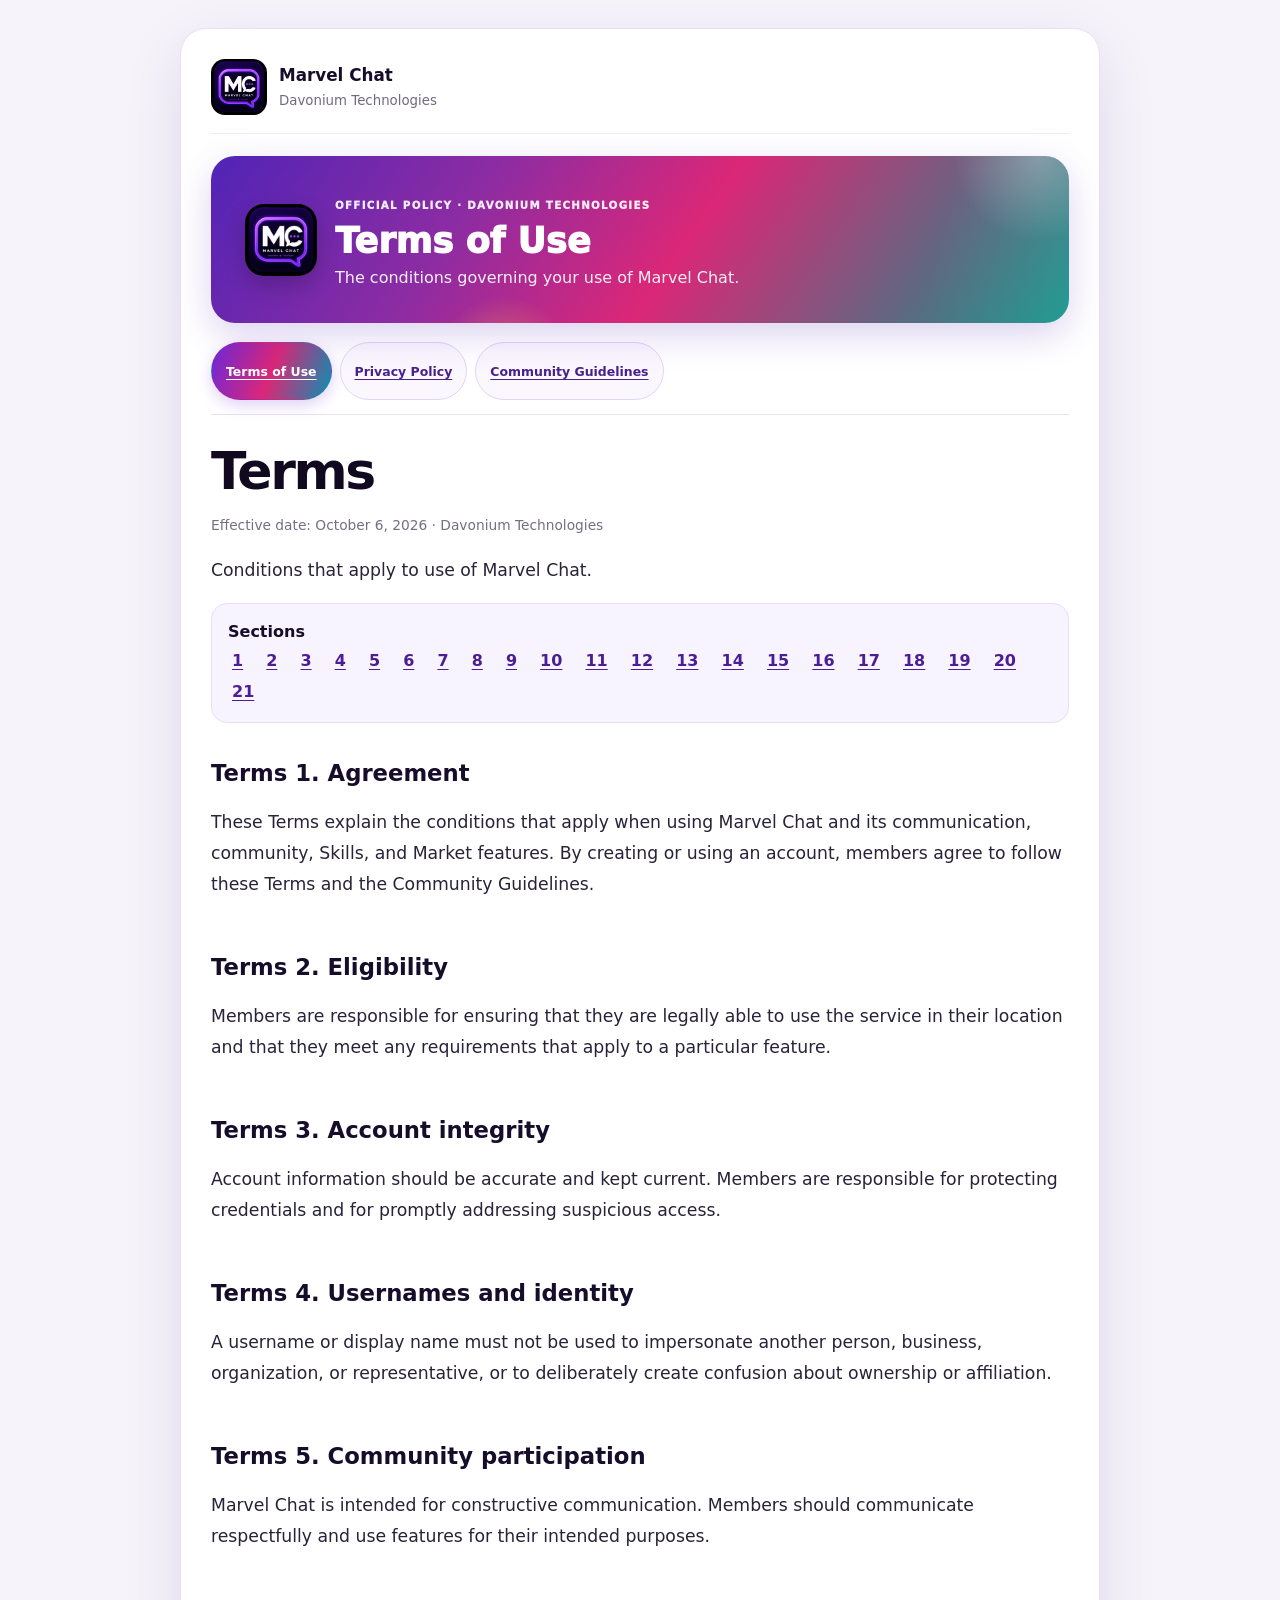
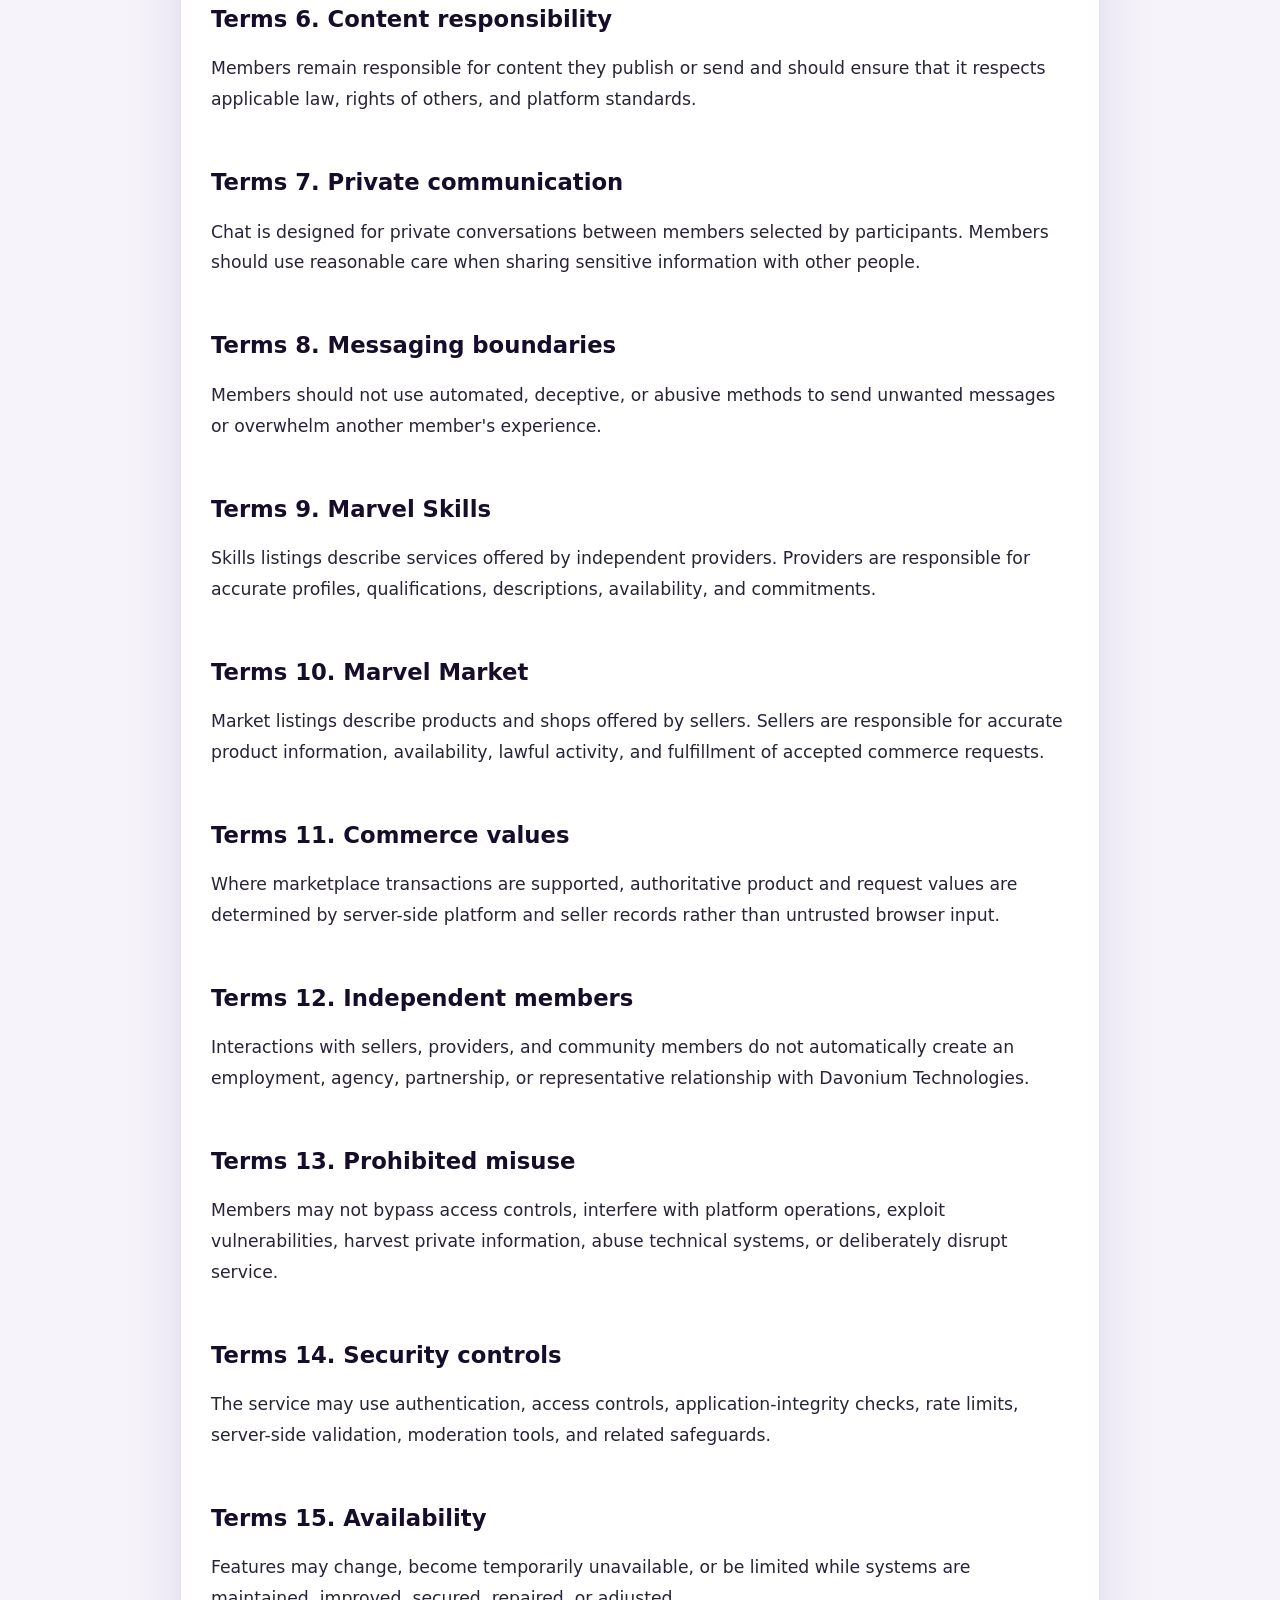
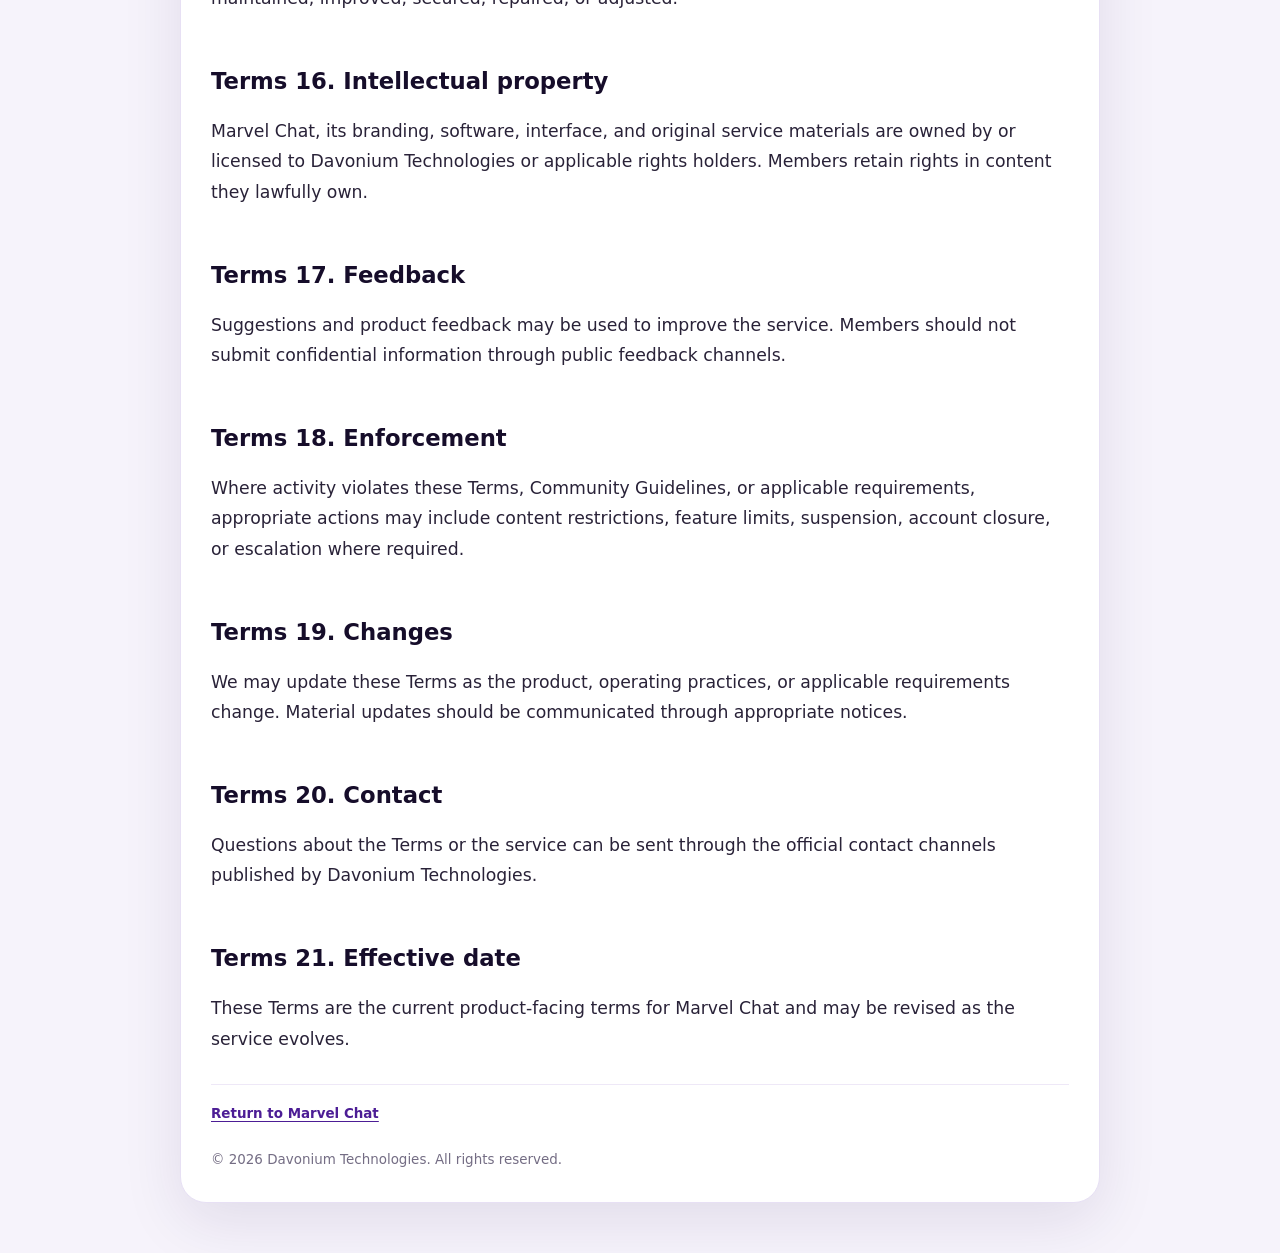
<file: terms.html>
<!doctype html>
<html lang="en">
<head>
<meta charset="utf-8">
<meta name="viewport" content="width=device-width,initial-scale=1">
<meta name="description" content="Conditions that apply to use of Marvel Chat.">
<link rel="icon" href="./assets/brand/icon-192.png">
<link rel="canonical" href="https://marvelchat.davoniumtech.com/terms.html">
<title>Terms — Marvel Chat</title>
<style>body{font-family:Inter,system-ui,-apple-system,BlinkMacSystemFont,"Segoe UI",sans-serif;max-width:920px;margin:0 auto;padding:28px 18px 50px;background:#f6f3fb;color:#171329;line-height:1.7}main{background:#fff;padding:30px;border-radius:26px;border:1px solid #e7e0f4;box-shadow:0 18px 60px rgba(35,20,80,.10)}header{display:flex;gap:12px;align-items:center;padding-bottom:18px;border-bottom:1px solid #eee8f7}header img{width:56px;height:56px;object-fit:cover;border-radius:14px;clip-path:none}header strong{font-size:1.05rem}header small{display:block;color:#716a82}h1{font-size:clamp(2rem,5vw,2.8rem);letter-spacing:-.05em;margin:28px 0 6px}h2{margin-top:30px;font-size:1.22rem}p{color:#393348;font-size:1.02rem}li{color:#393348;font-size:1rem}h2{color:#20182f;font-size:1.32rem;font-weight:850}a{color:#5b21d6;text-decoration:none;font-weight:750}.meta{color:#756e85;font-size:.86rem}.toc{padding:14px 16px;border-radius:16px;background:#f7f3ff;border:1px solid #e7def8}.toc a{margin-right:10px}.section{padding-top:6px}.footer{margin-top:30px;padding-top:18px;border-top:1px solid #eee8f7;color:#746d84;font-size:.84rem}@media(max-width:600px){main{padding:22px 16px;border-radius:20px}body{padding:14px 10px}}@keyframes legal-brand-float{50%{transform:translateY(-2px)}}header img{animation:legal-brand-float 4s ease-in-out infinite}h1{font-size:clamp(2.25rem,6vw,3.25rem);font-weight:900;line-height:1.08;color:#10091f;letter-spacing:-.045em}h2{color:#160d2a;font-size:clamp(1.2rem,3vw,1.42rem);font-weight:900;line-height:1.3}p,li{color:#292238;font-size:clamp(1rem,2.2vw,1.08rem);line-height:1.78;font-weight:500}strong{color:#160d2a;font-weight:850}.toc{color:#211538}.toc a{display:inline-block;padding:2px 4px}a{color:#4c1d95;text-decoration:underline;text-underline-offset:3px}@media(max-width:600px){h1{font-size:clamp(2rem,9vw,2.55rem)}main{padding:21px 15px;border-radius:18px}body{padding:12px 8px}}@media(prefers-reduced-motion:reduce){header img{animation:none!important}}
.legal-page-hero{position:relative;isolation:isolate;overflow:hidden;display:grid;grid-template-columns:72px minmax(0,1fr);align-items:center;gap:18px;margin:22px 0 14px;padding:clamp(20px,4vw,34px);border-radius:24px;color:#fff;background:linear-gradient(125deg,#5124b6 0%,#8c2ca3 30%,#db2777 55%,#0d9488 100%);box-shadow:0 12px 36px rgba(81,36,182,.2)}
.legal-page-hero:before{content:"";position:absolute;z-index:-1;inset:-40%;background:linear-gradient(105deg,transparent 35%,rgba(255,255,255,.25) 50%,transparent 65%);background-size:200% 100%;animation:legal-hero-sheen 10s ease-in-out infinite}
.legal-page-hero img{width:72px;height:72px;object-fit:cover;border-radius:19px;box-shadow:0 9px 22px rgba(0,0,0,.2);animation:legal-hero-float 4s ease-in-out infinite}
.legal-page-eyebrow{font-size:.64rem;letter-spacing:.13em;font-weight:950;opacity:.9}.legal-page-hero h2{margin:5px 0;color:white;font-size:clamp(1.45rem,4vw,2.2rem);font-weight:950;line-height:1.08}.legal-page-hero p{margin:6px 0 0;color:white;font-size:clamp(.85rem,2vw,1rem);line-height:1.45;opacity:.92}
.legal-hero-orb{position:absolute;z-index:-1;border-radius:50%;filter:blur(1px);pointer-events:none}.legal-hero-orb-one{width:180px;height:180px;right:-60px;top:-90px;background:radial-gradient(circle,rgba(255,255,255,.28),transparent 68%)}.legal-hero-orb-two{width:140px;height:140px;left:26%;bottom:-110px;background:radial-gradient(circle,rgba(253,224,71,.35),transparent 68%)}
.legal-policy-nav{display:flex;flex-wrap:wrap;gap:8px;margin:14px 0 20px;padding:5px 0 14px;border-bottom:1px solid #e9e1f5}.legal-policy-nav a{display:inline-flex;align-items:center;justify-content:center;min-height:40px;padding:8px 14px;border:1px solid #e2d6f4;border-radius:999px;background:#faf7ff;color:#48218a;font-size:.78rem;font-weight:850}.legal-policy-nav a[aria-current="page"]{background:linear-gradient(110deg,#6d28d9,#db2777,#0891b2);color:white;border-color:transparent;box-shadow:0 5px 15px rgba(109,40,217,.22)}
@keyframes legal-hero-sheen{0%,20%{background-position:130% 0}70%,100%{background-position:-25% 0}}@keyframes legal-hero-float{0%,100%{transform:translateY(0)}50%{transform:translateY(-3px)}}
@media(max-width:560px){.legal-page-hero{grid-template-columns:52px minmax(0,1fr);gap:12px;padding:19px 14px;border-radius:19px}.legal-page-hero img{width:52px;height:52px;border-radius:14px}.legal-page-hero h2{font-size:1.4rem}.legal-policy-nav{gap:6px}.legal-policy-nav a{flex:1 1 auto;padding:8px 10px;font-size:.72rem}}
@media(prefers-reduced-motion:reduce){.legal-page-hero:before,.legal-page-hero img{animation:none!important}}
</style>
</head>
<body>
<main>
<header>
<img src="./assets/brand/icon-192.png" alt="Marvel Chat">
<div>
<strong>Marvel Chat</strong>
<small>Davonium Technologies</small>
</div>
</header><section class="legal-page-hero"><span class="legal-hero-orb legal-hero-orb-one" aria-hidden="true"></span><span class="legal-hero-orb legal-hero-orb-two" aria-hidden="true"></span><img src="./assets/brand/icon-192.png" width="72" height="72" alt="Marvel Chat"><div><span class="legal-page-eyebrow">OFFICIAL POLICY · DAVONIUM TECHNOLOGIES</span><h2>Terms of Use</h2><p>The conditions governing your use of Marvel Chat.</p></div></section><nav class="legal-policy-nav" aria-label="Switch between Marvel Chat legal pages"><a href="./terms.html" aria-current="page">Terms of Use</a><a href="./privacy.html">Privacy Policy</a><a href="./community-guidelines.html">Community Guidelines</a></nav>
<h1>Terms</h1>
<p class="meta">Effective date: October 6, 2026 · Davonium Technologies</p>
<p>Conditions that apply to use of Marvel Chat.</p>
<div class="toc">
<strong>Sections</strong>
<br>
<a href="#s1">1</a> <a href="#s2">2</a> <a href="#s3">3</a> <a href="#s4">4</a> <a href="#s5">5</a> <a href="#s6">6</a> <a href="#s7">7</a> <a href="#s8">8</a> <a href="#s9">9</a> <a href="#s10">10</a> <a href="#s11">11</a> <a href="#s12">12</a> <a href="#s13">13</a> <a href="#s14">14</a> <a href="#s15">15</a> <a href="#s16">16</a> <a href="#s17">17</a> <a href="#s18">18</a> <a href="#s19">19</a> <a href="#s20">20</a> <a href="#s21">21</a>
</div>
<section class="section" id="s1">
<h2>Terms 1. Agreement</h2>
<p>These Terms explain the conditions that apply when using Marvel Chat and its communication, community, Skills, and Market features. By creating or using an account, members agree to follow these Terms and the Community Guidelines.</p>
</section>
<section class="section" id="s2">
<h2>Terms 2. Eligibility</h2>
<p>Members are responsible for ensuring that they are legally able to use the service in their location and that they meet any requirements that apply to a particular feature.</p>
</section>
<section class="section" id="s3">
<h2>Terms 3. Account integrity</h2>
<p>Account information should be accurate and kept current. Members are responsible for protecting credentials and for promptly addressing suspicious access.</p>
</section>
<section class="section" id="s4">
<h2>Terms 4. Usernames and identity</h2>
<p>A username or display name must not be used to impersonate another person, business, organization, or representative, or to deliberately create confusion about ownership or affiliation.</p>
</section>
<section class="section" id="s5">
<h2>Terms 5. Community participation</h2>
<p>Marvel Chat is intended for constructive communication. Members should communicate respectfully and use features for their intended purposes.</p>
</section>
<section class="section" id="s6">
<h2>Terms 6. Content responsibility</h2>
<p>Members remain responsible for content they publish or send and should ensure that it respects applicable law, rights of others, and platform standards.</p>
</section>
<section class="section" id="s7">
<h2>Terms 7. Private communication</h2>
<p>Chat is designed for private conversations between members selected by participants. Members should use reasonable care when sharing sensitive information with other people.</p>
</section>
<section class="section" id="s8">
<h2>Terms 8. Messaging boundaries</h2>
<p>Members should not use automated, deceptive, or abusive methods to send unwanted messages or overwhelm another member's experience.</p>
</section>
<section class="section" id="s9">
<h2>Terms 9. Marvel Skills</h2>
<p>Skills listings describe services offered by independent providers. Providers are responsible for accurate profiles, qualifications, descriptions, availability, and commitments.</p>
</section>
<section class="section" id="s10">
<h2>Terms 10. Marvel Market</h2>
<p>Market listings describe products and shops offered by sellers. Sellers are responsible for accurate product information, availability, lawful activity, and fulfillment of accepted commerce requests.</p>
</section>
<section class="section" id="s11">
<h2>Terms 11. Commerce values</h2>
<p>Where marketplace transactions are supported, authoritative product and request values are determined by server-side platform and seller records rather than untrusted browser input.</p>
</section>
<section class="section" id="s12">
<h2>Terms 12. Independent members</h2>
<p>Interactions with sellers, providers, and community members do not automatically create an employment, agency, partnership, or representative relationship with Davonium Technologies.</p>
</section>
<section class="section" id="s13">
<h2>Terms 13. Prohibited misuse</h2>
<p>Members may not bypass access controls, interfere with platform operations, exploit vulnerabilities, harvest private information, abuse technical systems, or deliberately disrupt service.</p>
</section>
<section class="section" id="s14">
<h2>Terms 14. Security controls</h2>
<p>The service may use authentication, access controls, application-integrity checks, rate limits, server-side validation, moderation tools, and related safeguards.</p>
</section>
<section class="section" id="s15">
<h2>Terms 15. Availability</h2>
<p>Features may change, become temporarily unavailable, or be limited while systems are maintained, improved, secured, repaired, or adjusted.</p>
</section>
<section class="section" id="s16">
<h2>Terms 16. Intellectual property</h2>
<p>Marvel Chat, its branding, software, interface, and original service materials are owned by or licensed to Davonium Technologies or applicable rights holders. Members retain rights in content they lawfully own.</p>
</section>
<section class="section" id="s17">
<h2>Terms 17. Feedback</h2>
<p>Suggestions and product feedback may be used to improve the service. Members should not submit confidential information through public feedback channels.</p>
</section>
<section class="section" id="s18">
<h2>Terms 18. Enforcement</h2>
<p>Where activity violates these Terms, Community Guidelines, or applicable requirements, appropriate actions may include content restrictions, feature limits, suspension, account closure, or escalation where required.</p>
</section>
<section class="section" id="s19">
<h2>Terms 19. Changes</h2>
<p>We may update these Terms as the product, operating practices, or applicable requirements change. Material updates should be communicated through appropriate notices.</p>
</section>
<section class="section" id="s20">
<h2>Terms 20. Contact</h2>
<p>Questions about the Terms or the service can be sent through the official contact channels published by Davonium Technologies.</p>
</section>
<section class="section" id="s21">
<h2>Terms 21. Effective date</h2>
<p>These Terms are the current product-facing terms for Marvel Chat and may be revised as the service evolves.</p>
</section>
<div class="footer">
<a href="./" data-return-marvel>Return to Marvel Chat</a>
<br>
<br>© 2026 Davonium Technologies. All rights reserved.</div>
</main>
  <script type="module" src="./js/legal-page.js"></script>
</body>
</html>
</file>
